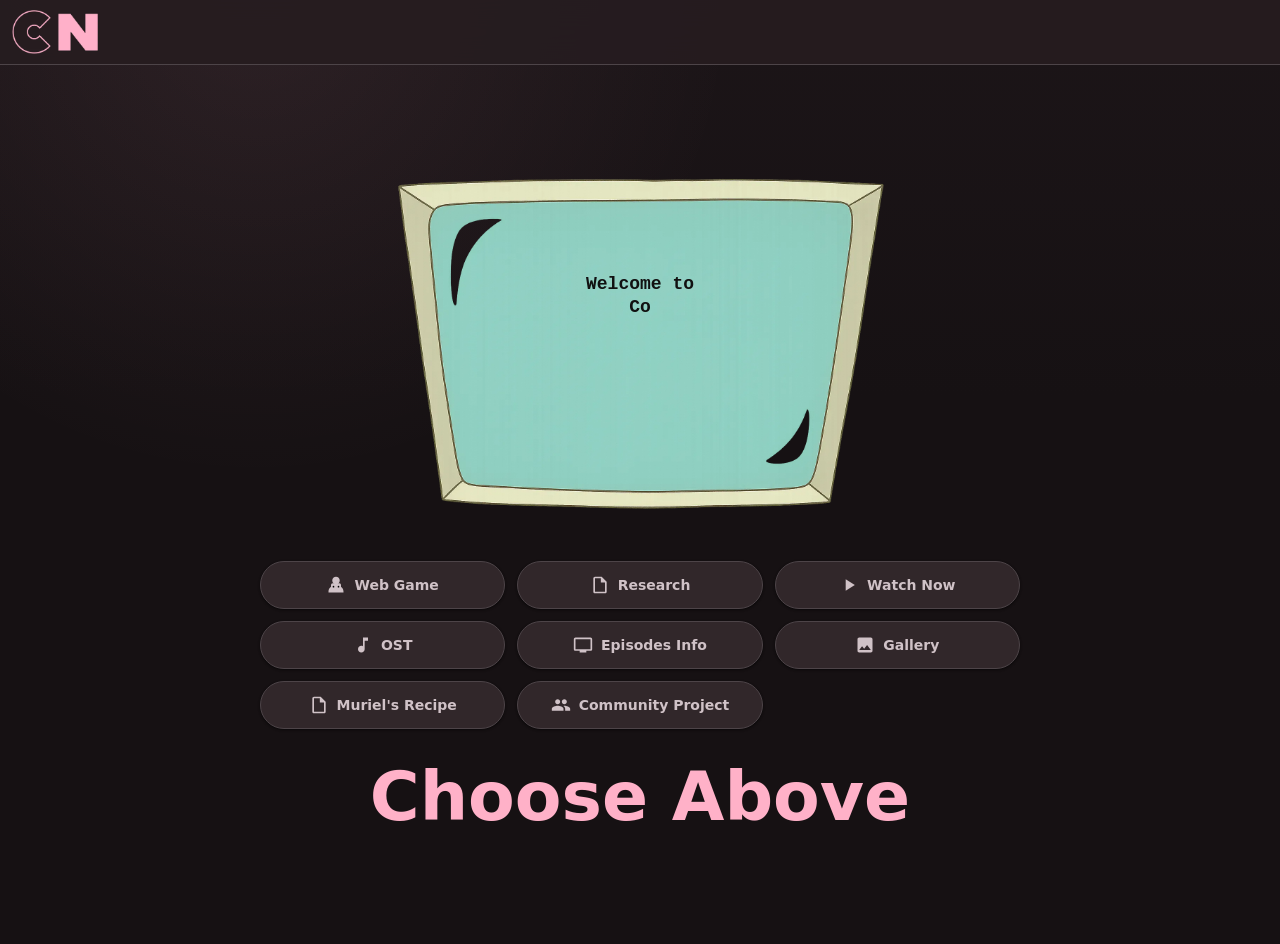
<file: index.html>
<!DOCTYPE html>
<html lang="en">
<head>
    <meta charset="UTF-8">
    <meta name="viewport" content="width=device-width, initial-scale=1.0">
    <title>Courage the Cowardly Dog Archive</title>
    <meta name="robots" content="noindex, nofollow, noarchive, nosnippet, noimageindex">
    <meta name="googlebot" content="noindex, nofollow, noarchive, nosnippet, noimageindex">
    <meta name="bingbot" content="noindex, nofollow, noarchive, nosnippet, noimageindex">
    <link rel="icon" type="image/webp" href="assets/logo.webp">
    <link rel="shortcut icon" type="image/webp" href="assets/logo.webp">
    <link rel="apple-touch-icon" href="assets/logo.webp">
    <link rel="stylesheet" href="styles.css">
</head>
<body class="index-only">
    <header class="app-bar">
        <div class="container">
            <a href="index.html"><img src="assets/logo.webp" alt="Logo" class="app-logo"></a>
        </div>
    </header>

    <main class="container">
        <div class="hero">
            <div class="computer-wrapper">
                <div class="skeleton hero-skeleton" id="hero-skeleton"></div>
                <img src="assets/char/computerSimon.webp" alt="Computer" class="hero-image" loading="eager" hidden>
                <div class="screen-text" id="typing-text"></div>
            </div>
            <nav>
                <a href="https://game-networks.pages.dev/courage/" class="nav-btn" data-desktop-only>
                    <svg class="nav-icon" aria-hidden="true"><use href="assets/icons.svg#icon-game"></use></svg>Web Game
                </a>
                <a href="researchPaper/ResearchPaper.pdf" class="nav-btn">
                    <svg class="nav-icon" aria-hidden="true"><use href="assets/icons.svg#icon-research"></use></svg>Research
                </a>
                <button type="button" class="nav-btn" data-open-language>
                    <svg class="nav-icon" aria-hidden="true"><use href="assets/icons.svg#icon-play"></use></svg>Watch Now
                </button>
                <a href="pages/ost.html" class="nav-btn">
                    <svg class="nav-icon" aria-hidden="true"><use href="assets/icons.svg#icon-music"></use></svg>OST
                </a>
                <a href="pages/episodes.html" class="nav-btn">
                    <svg class="nav-icon" aria-hidden="true"><use href="assets/icons.svg#icon-episodes"></use></svg>Episodes Info
                </a>
                <a href="pages/gallery.html" class="nav-btn">
                    <svg class="nav-icon" aria-hidden="true"><use href="assets/icons.svg#icon-gallery"></use></svg>Gallery
                </a>
                <a href="pages/cookbook.html" class="nav-btn">
                    <svg class="nav-icon" aria-hidden="true"><use href="assets/icons.svg#icon-research"></use></svg>Muriel's Recipe
                </a>
                <a href="http://courage-audio-help.pages.dev/" class="nav-btn">
                    <svg class="nav-icon" aria-hidden="true"><use href="assets/icons.svg#icon-characters"></use></svg>Community Project
                </a>
            </nav>
            <h2 class="hero-title">Choose Above</h2>
        </div>
    </main>

    <div id="languageModal" class="modal">
        <div class="modal-content modal-content--narrow">
            <button class="modal-close" type="button" aria-label="Close" data-close-language>
                <svg aria-hidden="true"><use href="assets/icons.svg#icon-close"></use></svg>
            </button>
            <h2 class="modal-title">Choose Language</h2>
            <div class="modal-actions">
                <a href="https://schan.pages.dev/player?show=courage-eng&episode=1" class="nav-btn">English</a>
                <a href="https://schan.pages.dev/player?show=courage-hindi&episode=1" class="nav-btn">Hindi</a>
            </div>
        </div>
    </div>

    <div id="desktopOnlyModal" class="modal">
        <div class="modal-content modal-content--narrow">
            <button class="modal-close" type="button" aria-label="Close" data-close-desktop-only>
                <svg aria-hidden="true"><use href="assets/icons.svg#icon-close"></use></svg>
            </button>
            <h2 class="modal-title">Use a PC</h2>
            <p class="modal-description">The Web Game is built for desktop controls. Please open it on a PC for the best experience.</p>
        </div>
    </div>

    <script src="js/home.js"></script>
</body>
</html>
</file>
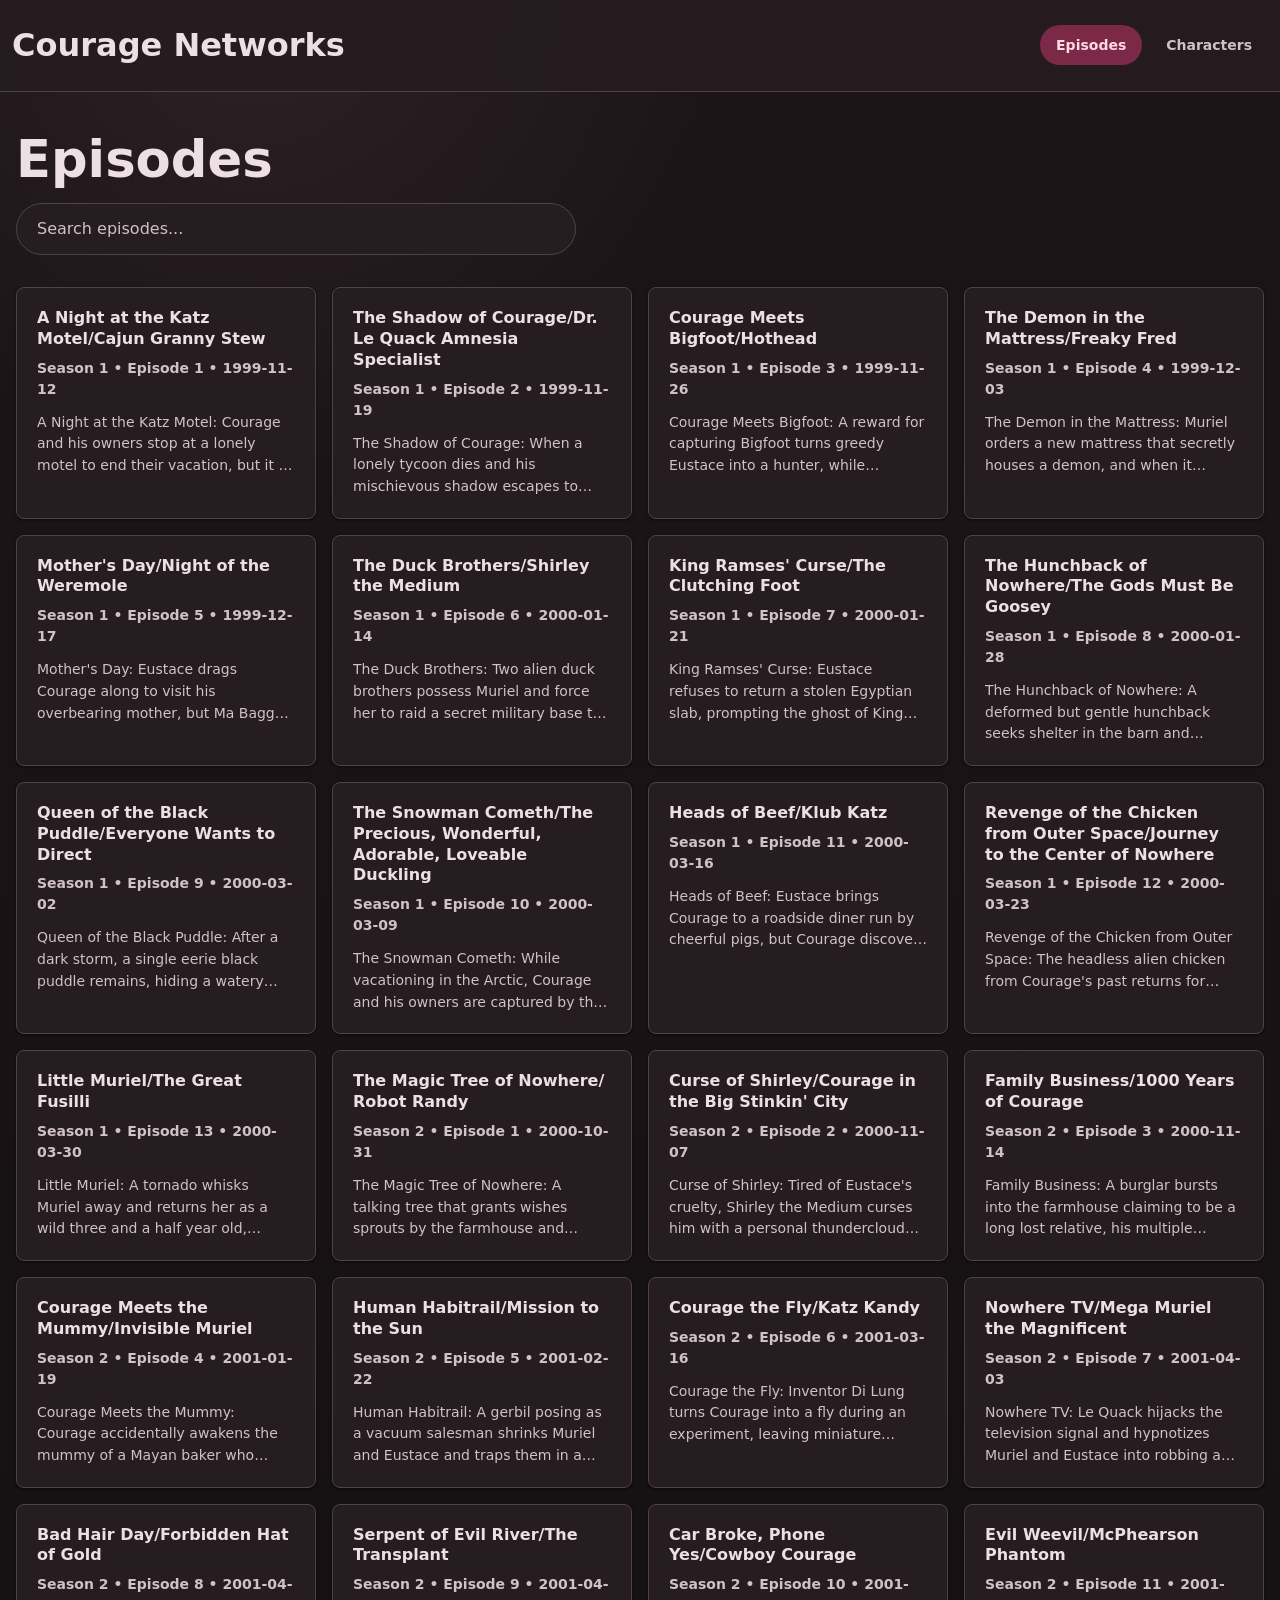
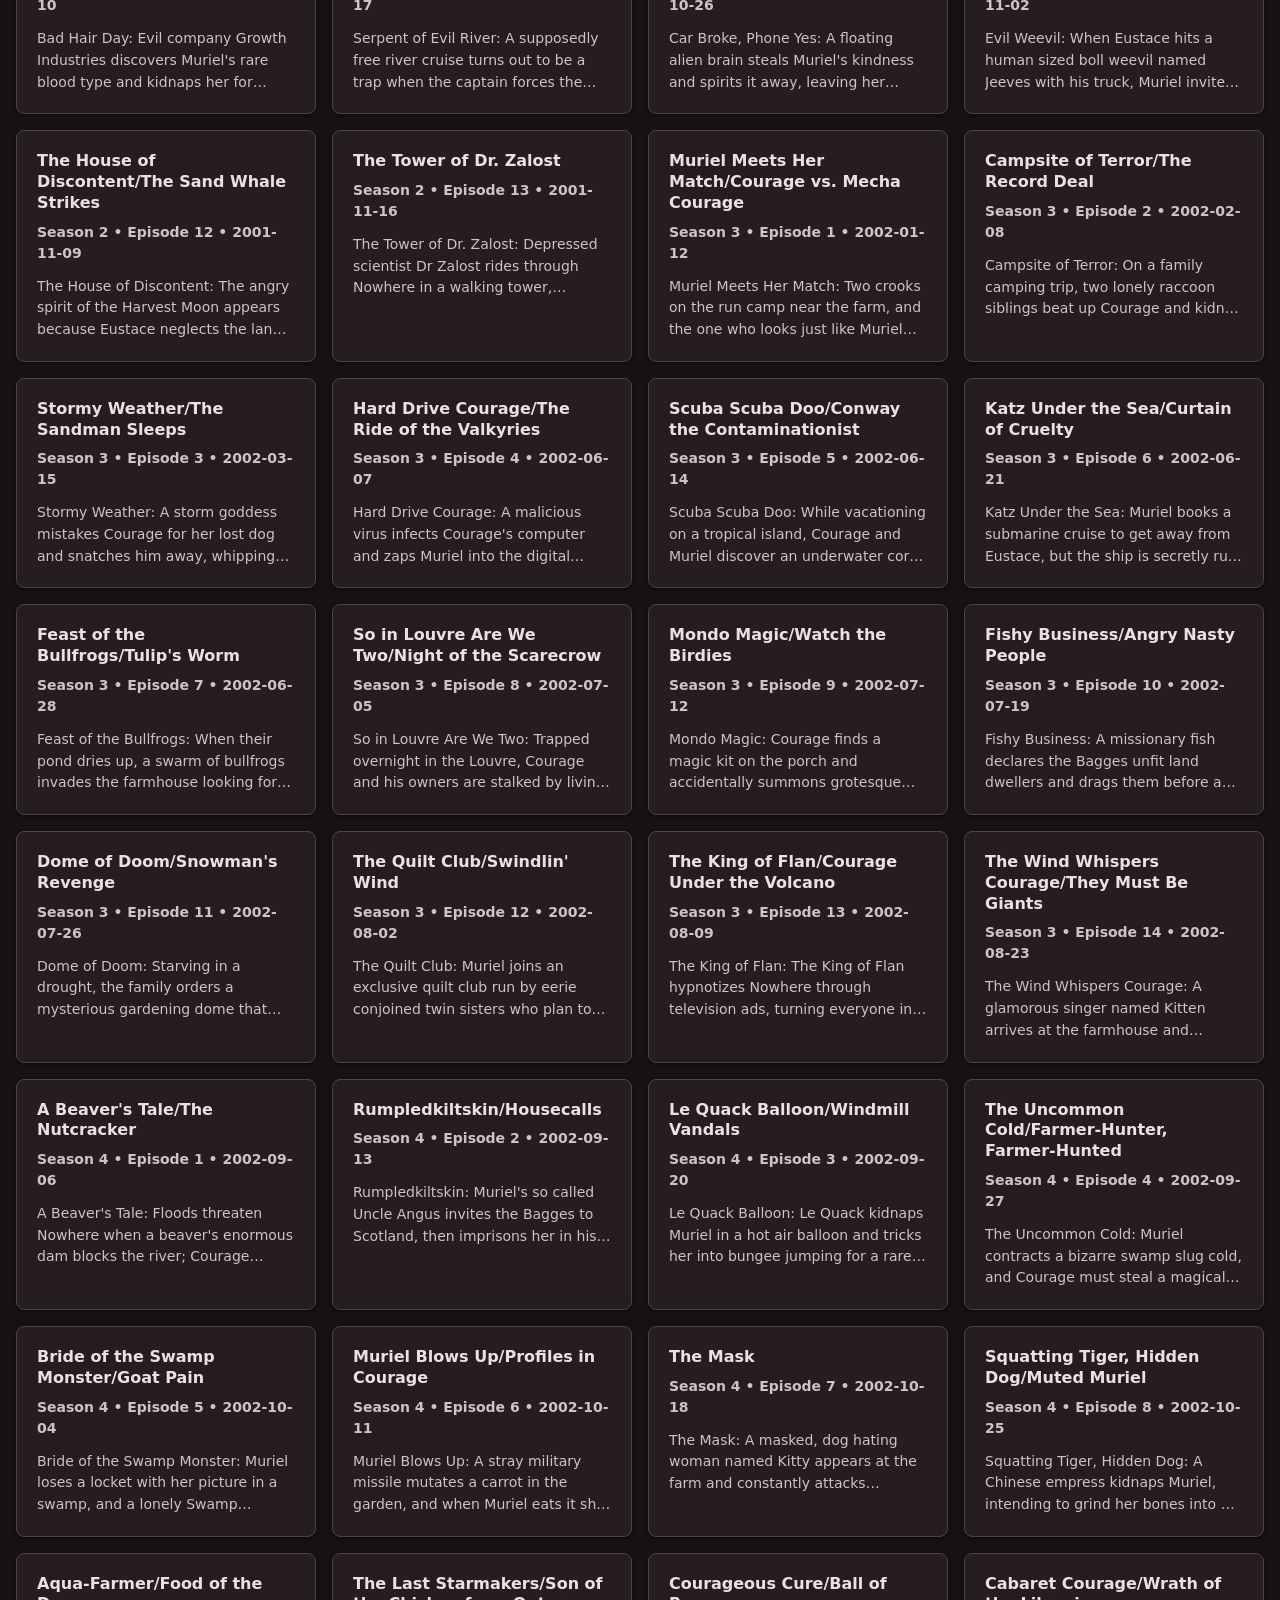
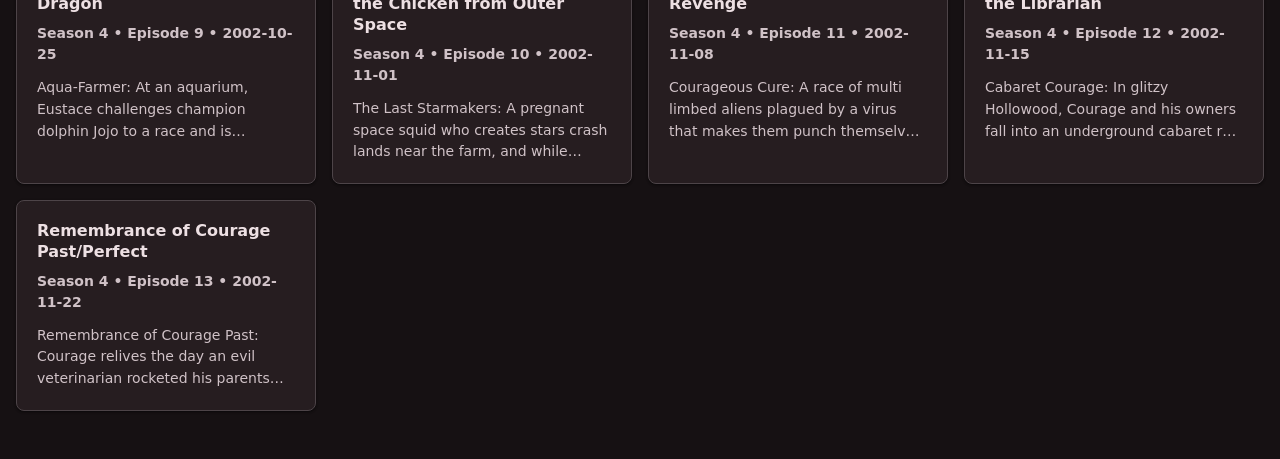
<file: episodes.html>
<!DOCTYPE html>
<html lang="en">
<head>
    <meta charset="UTF-8">
    <meta name="viewport" content="width=device-width, initial-scale=1.0">
    <title>Episodes - Courage Networks</title>
    <link rel="stylesheet" href="styles.css">
    <link rel="preconnect" href="https://fonts.googleapis.com">
    <link rel="preconnect" href="https://fonts.gstatic.com" crossorigin>
    <link href="https://fonts.googleapis.com/css2?family=Roboto+Flex:wght@400;500;700&display=swap" rel="stylesheet">
</head>
<body>
    <header class="app-bar">
        <div class="container">
            <h1 class="logo"><a href="index.html" style="color: inherit; text-decoration: none;">Courage Networks</a></h1>
            <nav>
                <a href="episodes.html" class="nav-btn active">Episodes</a>
                <a href="characters.html" class="nav-btn">Characters</a>
            </nav>
        </div>
    </header>

    <main class="container">
        <div class="section-header">
            <h2>Episodes</h2>
            <div class="search-bar">
                <input type="text" id="episode-search" placeholder="Search episodes...">
            </div>
        </div>
        <div id="episodes-grid" class="grid"></div>
    </main>

    <div id="modal" class="modal">
        <div class="modal-content">
            <button class="modal-close">&times;</button>
            <div id="modal-body"></div>
        </div>
    </div>

    <script src="episodes.js"></script>
</body>
</html>
</file>
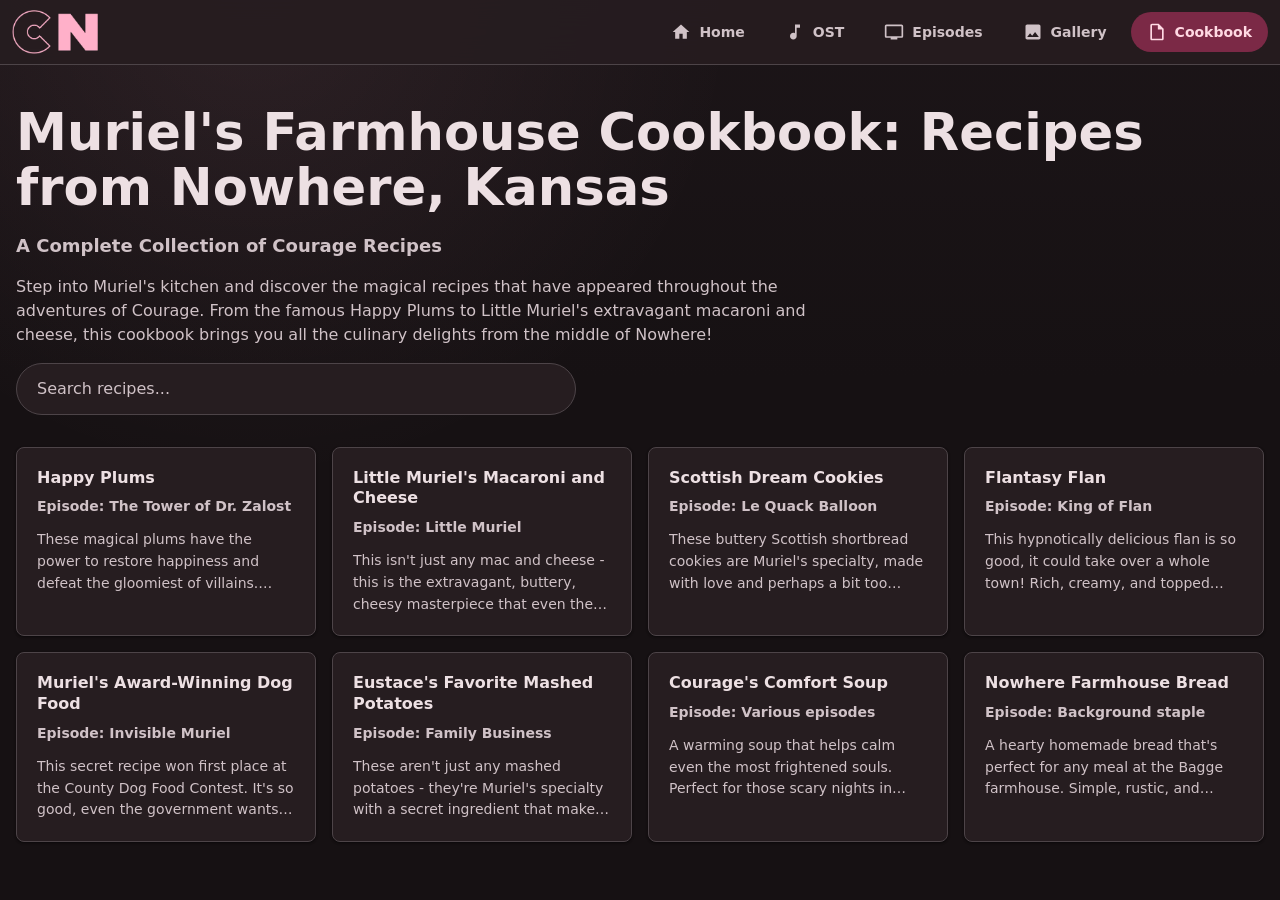
<file: pages/cookbook.html>
<!DOCTYPE html>
<html lang="en">
<head>
    <meta charset="UTF-8">
    <meta name="viewport" content="width=device-width, initial-scale=1.0">
    <title>Cookbook - Courage Networks</title>
    <meta name="robots" content="noindex, nofollow, noarchive, nosnippet, noimageindex">
    <meta name="googlebot" content="noindex, nofollow, noarchive, nosnippet, noimageindex">
    <meta name="bingbot" content="noindex, nofollow, noarchive, nosnippet, noimageindex">
    <link rel="stylesheet" href="../styles.css">
</head>
<body>
    <div id="app-bar-mount"></div>

    <main class="container">
        <div class="section-header">
            <h2 id="cookbook-title"></h2>
            <p id="cookbook-subtitle" class="section-subtitle"></p>
            <p id="cookbook-description" class="section-description"></p>
            <div class="search-bar">
                <input type="text" id="recipe-search" placeholder="Search recipes...">
            </div>
        </div>
        <div id="recipe-grid" class="grid"></div>
    </main>

    <div id="modal-mount"></div>

    <script src="../js/components.js"></script>
    <script src="../js/ui.js"></script>
    <script src="../js/utils.js"></script>
    <script src="../js/cookbook.js"></script>
</body>
</html>
</file>
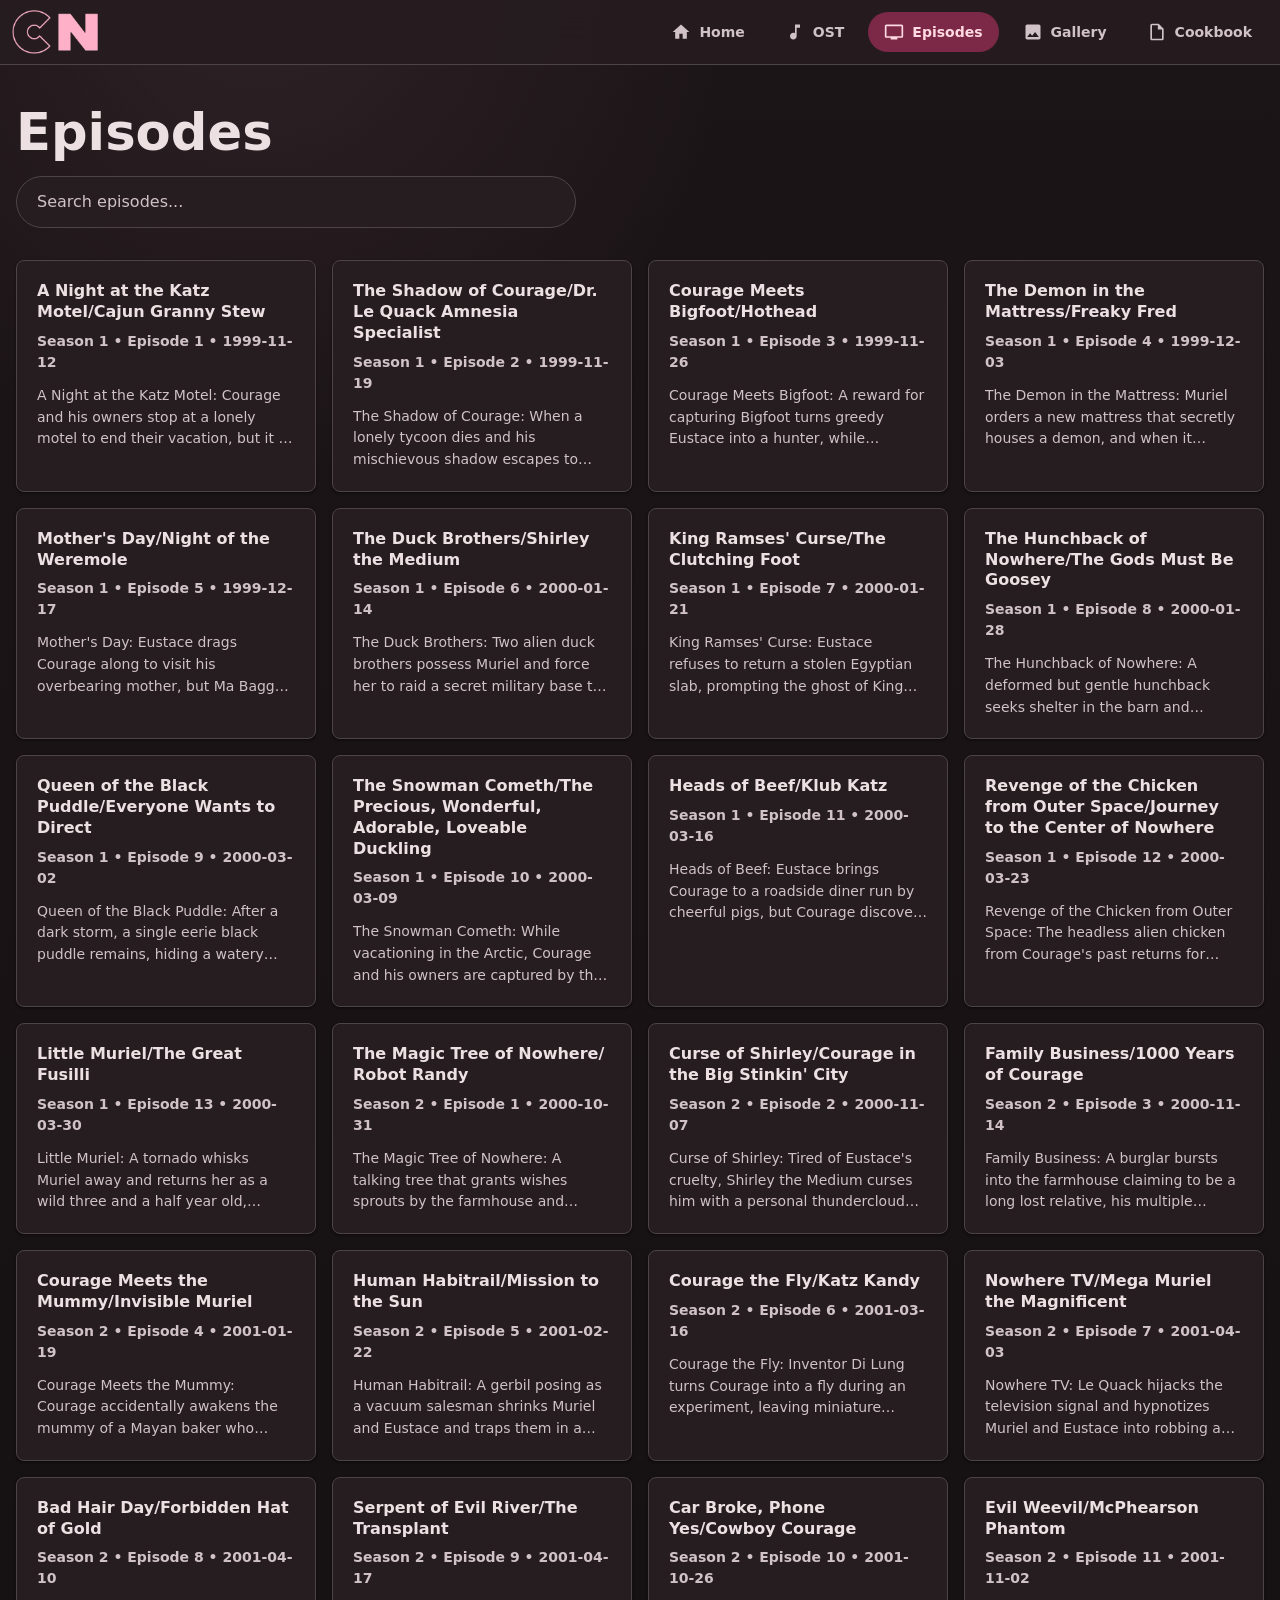
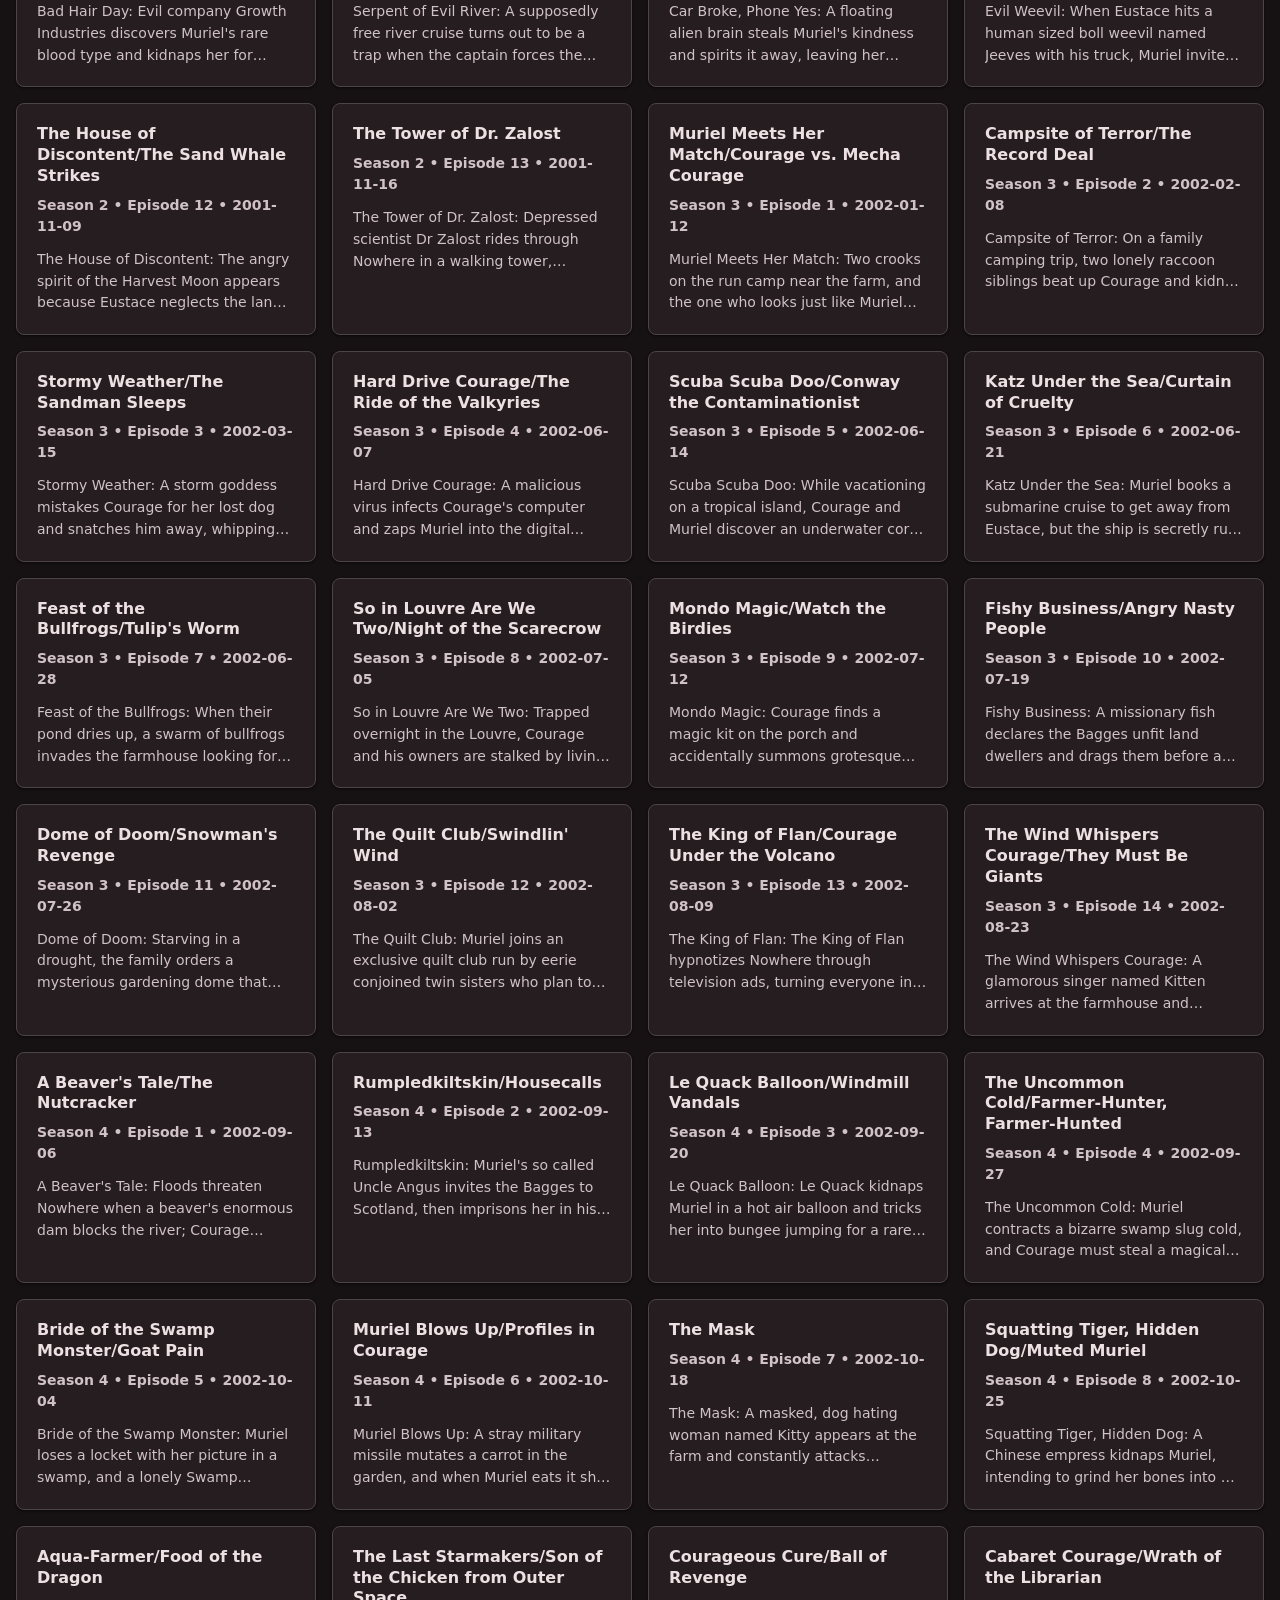
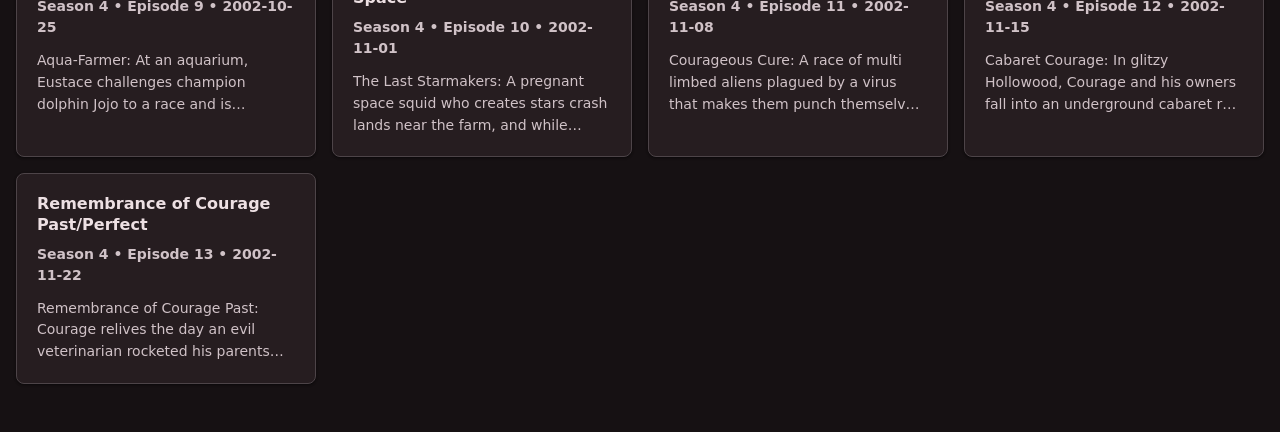
<file: pages/episodes.html>
<!DOCTYPE html>
<html lang="en">
<head>
    <meta charset="UTF-8">
    <meta name="viewport" content="width=device-width, initial-scale=1.0">
    <title>Episodes - Courage Networks</title>
    <meta name="robots" content="noindex, nofollow, noarchive, nosnippet, noimageindex">
    <meta name="googlebot" content="noindex, nofollow, noarchive, nosnippet, noimageindex">
    <meta name="bingbot" content="noindex, nofollow, noarchive, nosnippet, noimageindex">
    <link rel="stylesheet" href="../styles.css">
</head>
<body>
    <div id="app-bar-mount"></div>

    <main class="container">
        <div class="section-header">
            <h2>Episodes</h2>
            <div class="search-bar">
                <input type="text" id="episode-search" placeholder="Search episodes...">
            </div>
        </div>
        <div id="episodes-grid" class="grid"></div>
    </main>

    <div id="modal-mount"></div>

    <script src="../js/components.js"></script>
    <script src="../js/ui.js"></script>
    <script src="../js/utils.js"></script>
    <script src="../js/episodes.js"></script>
</body>
</html>
</file>
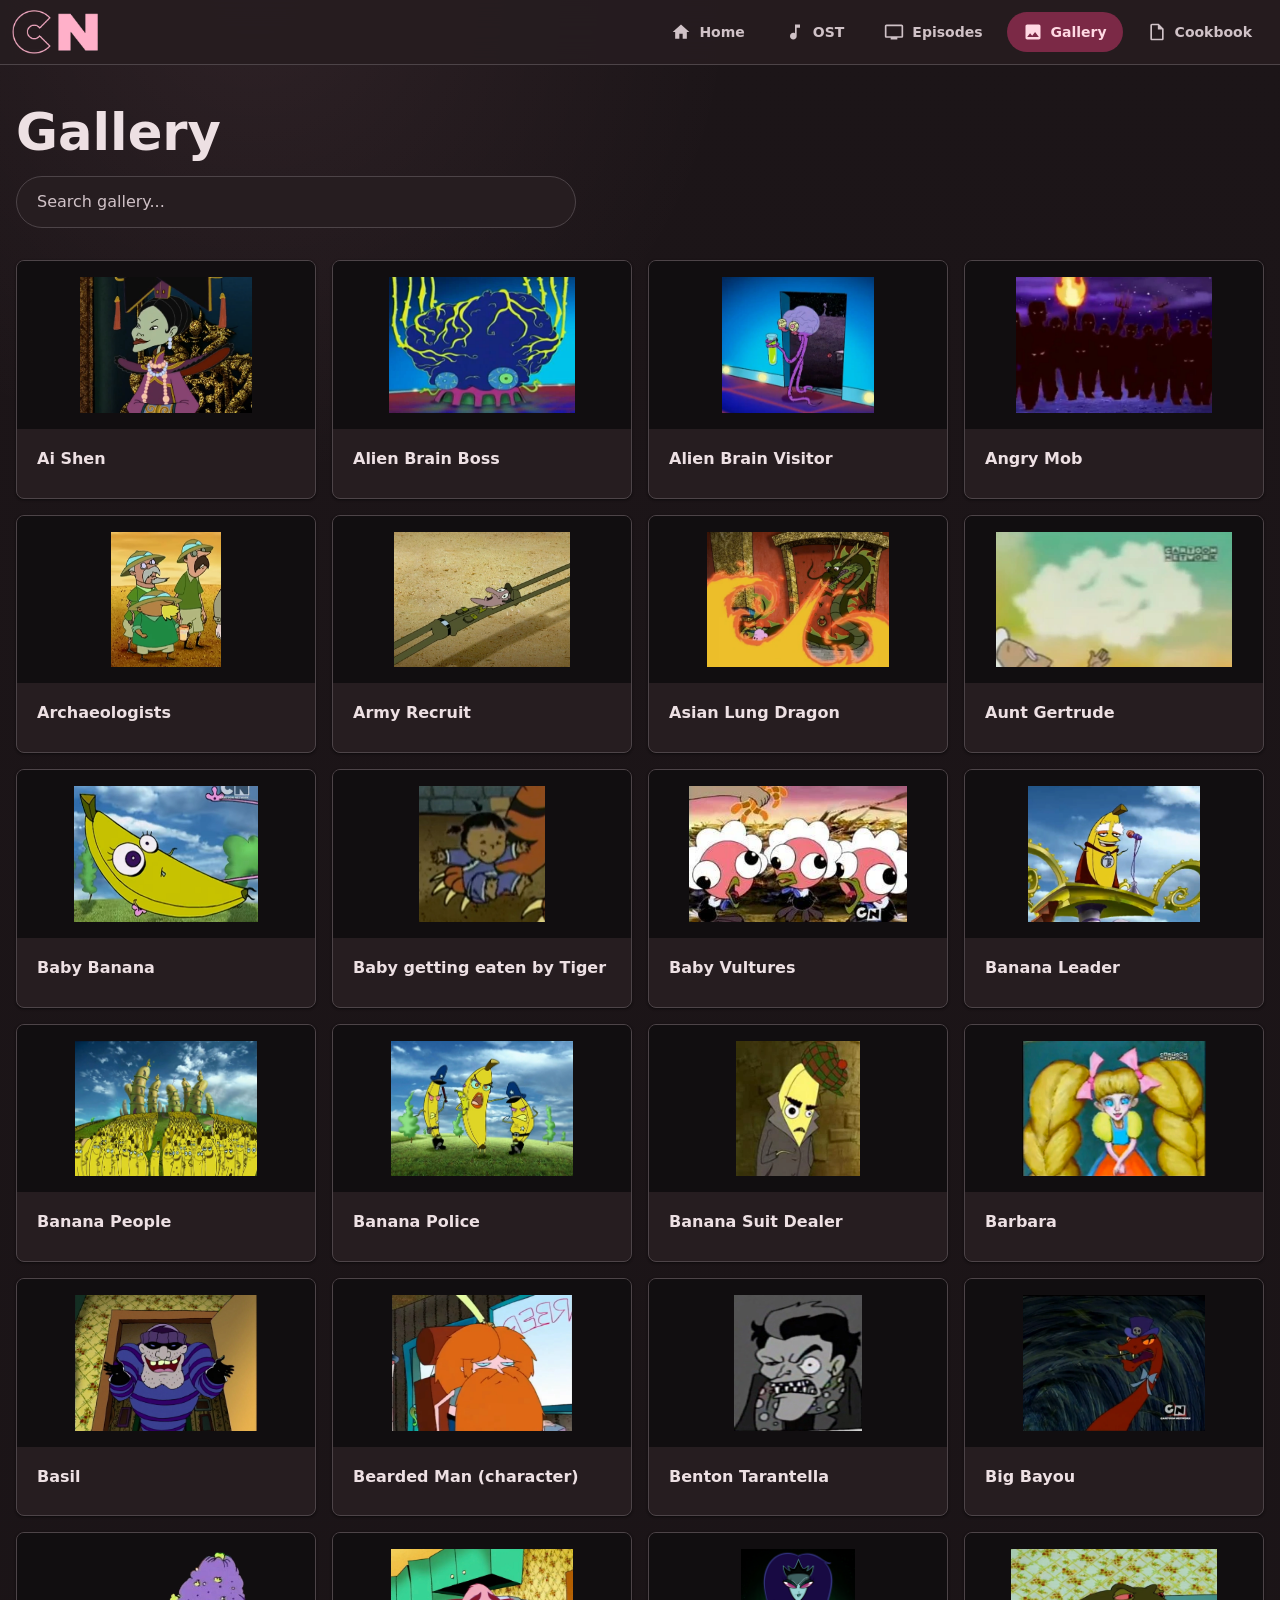
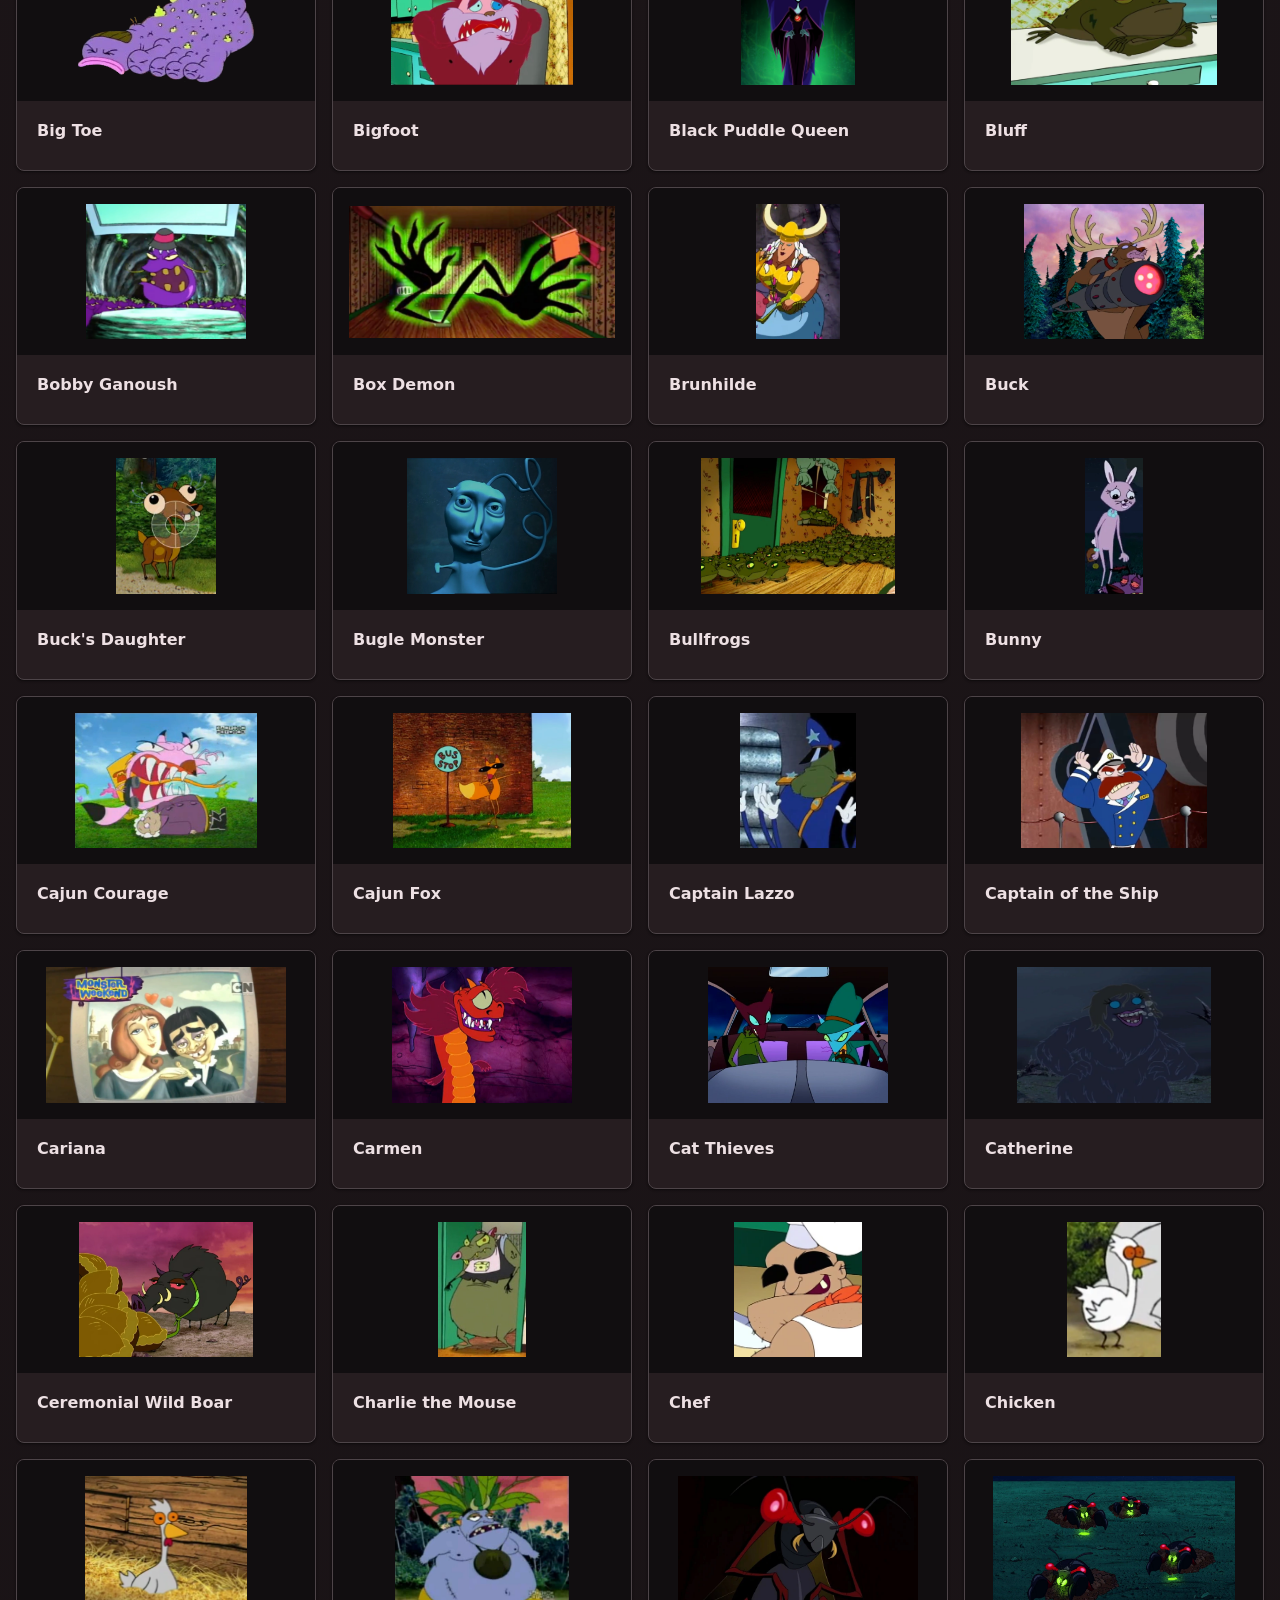
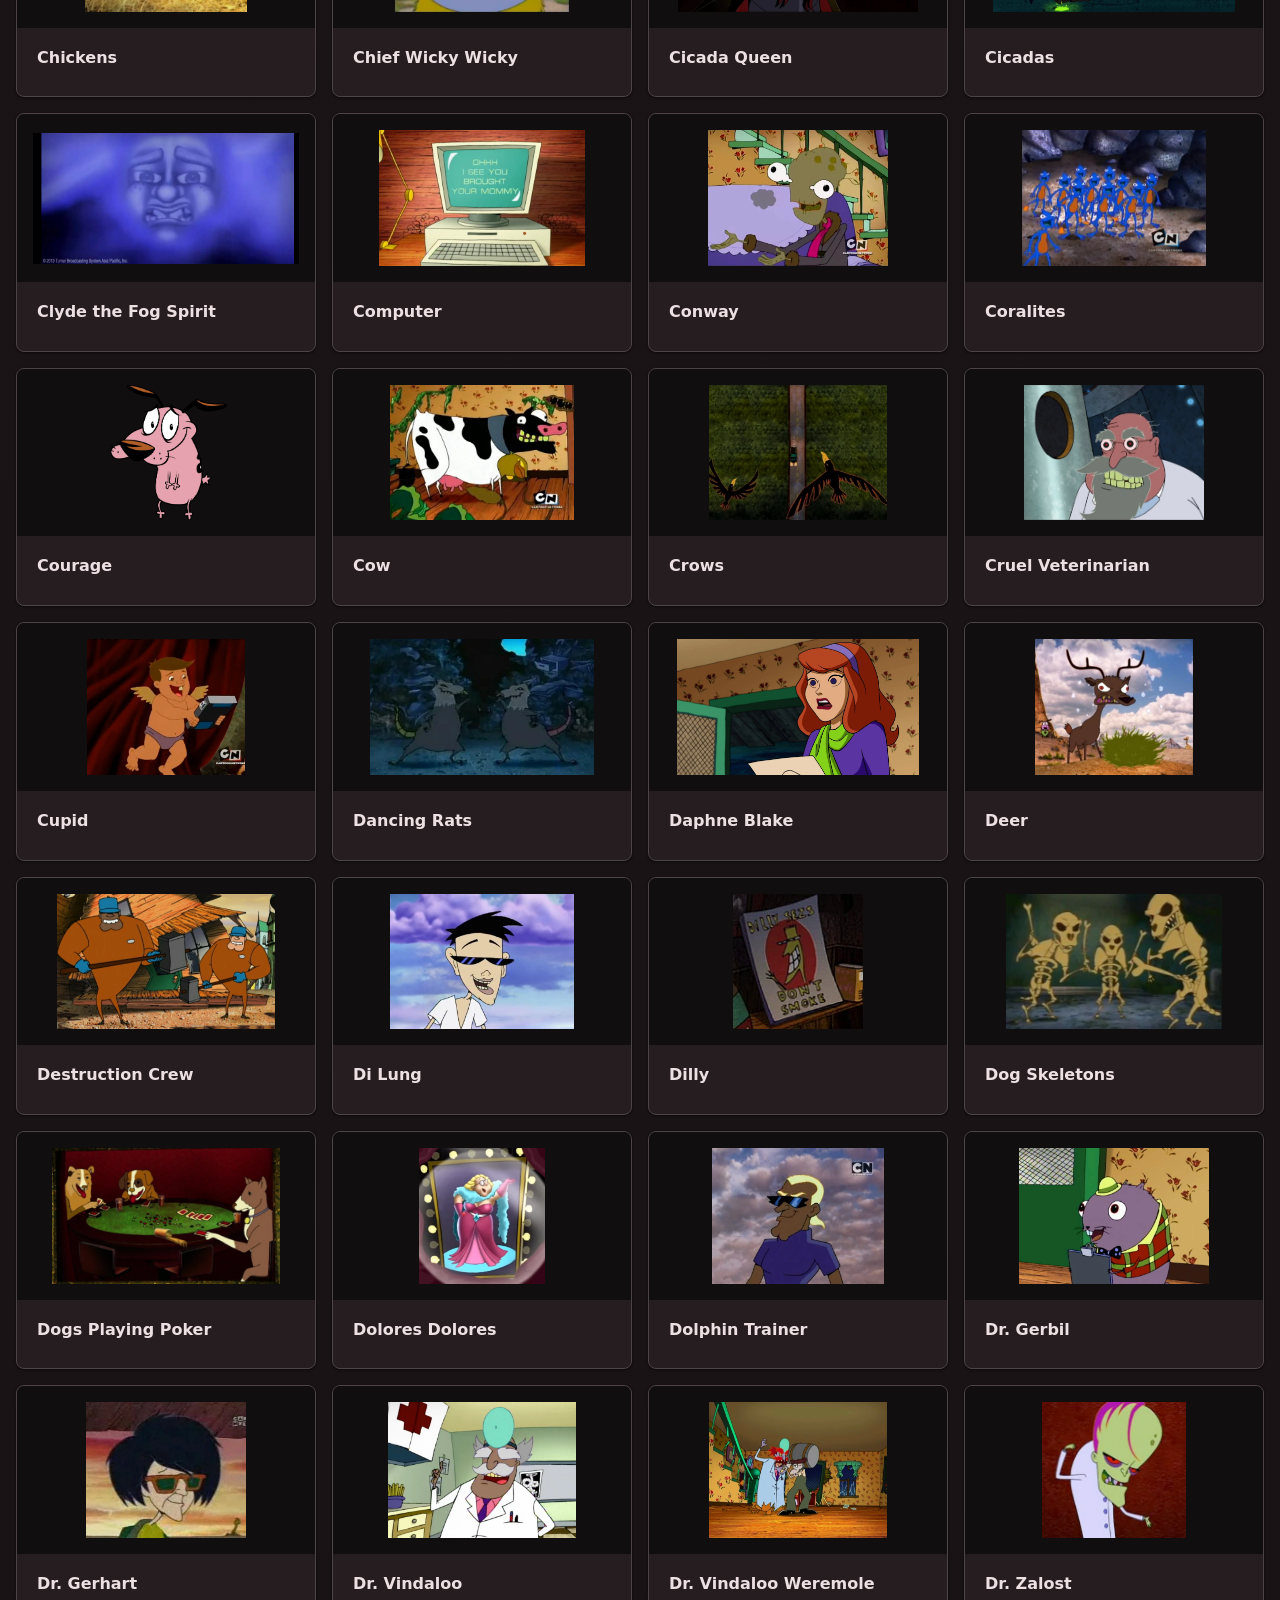
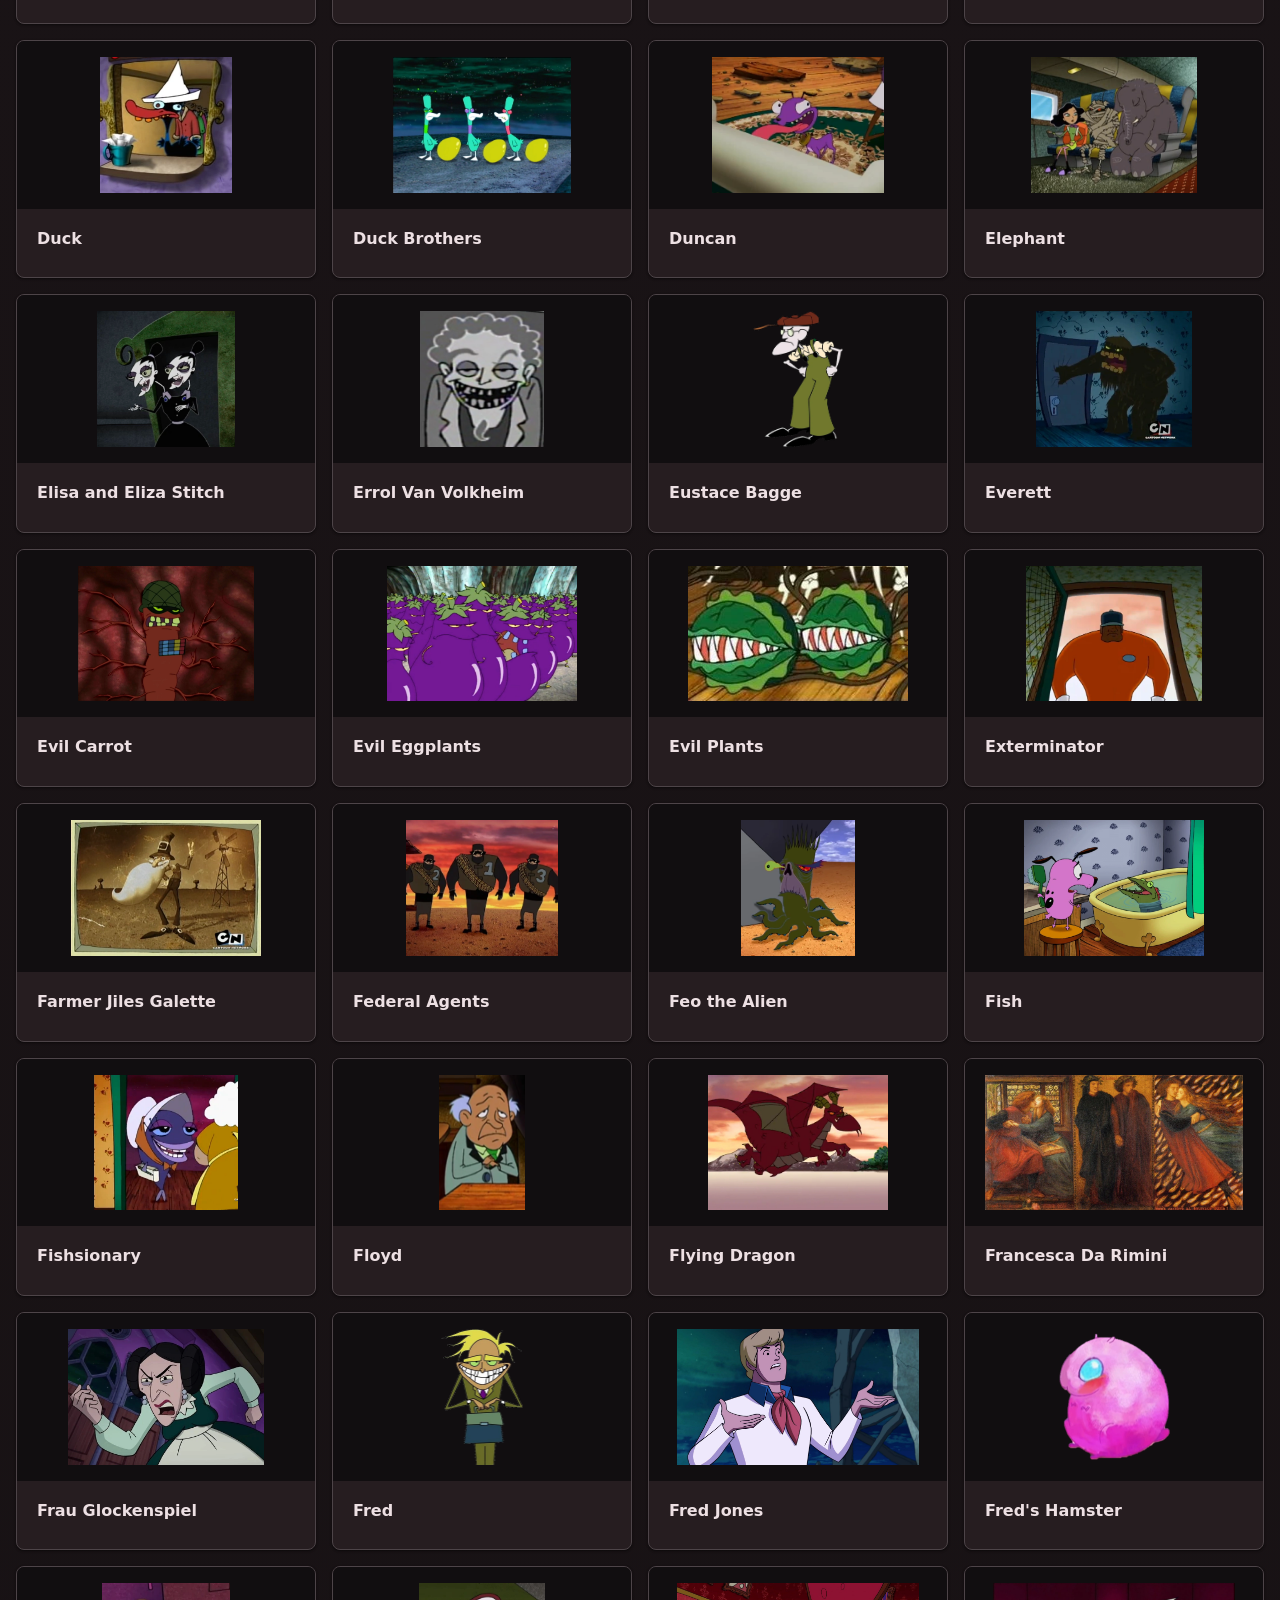
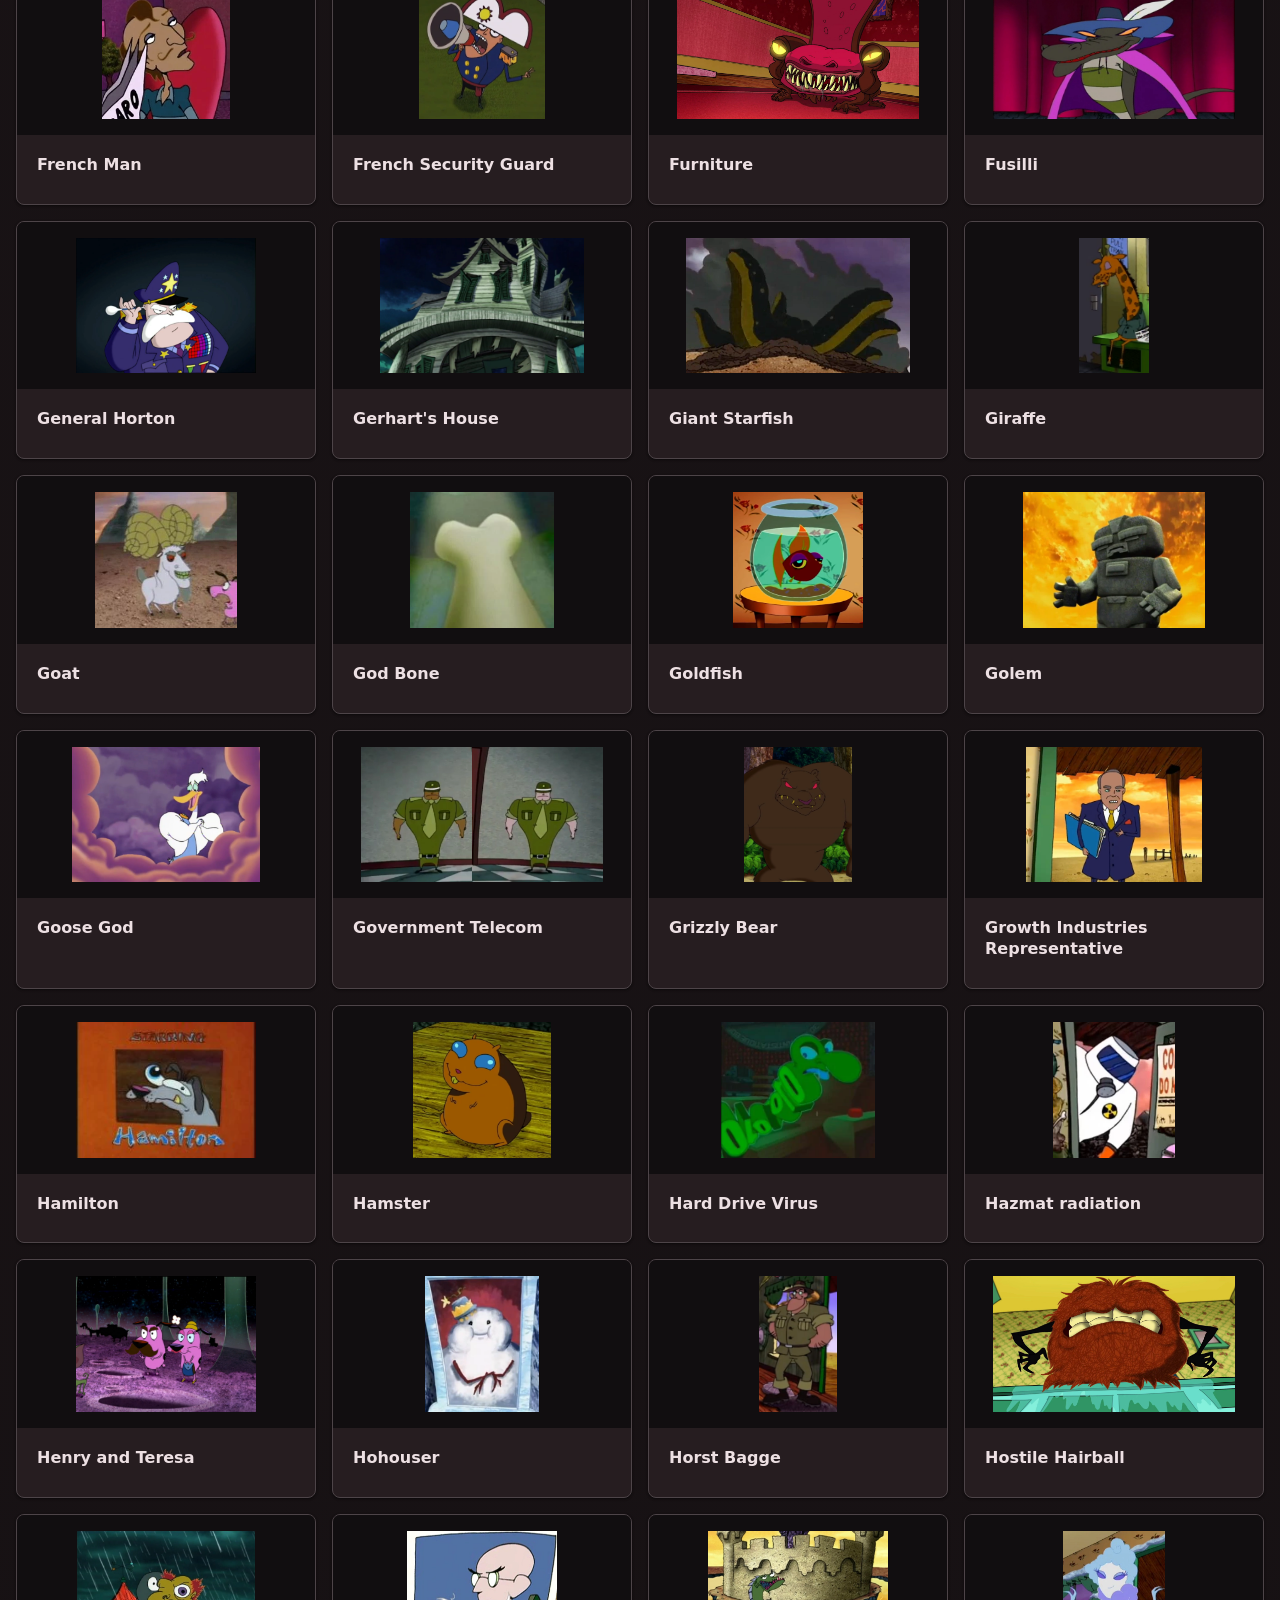
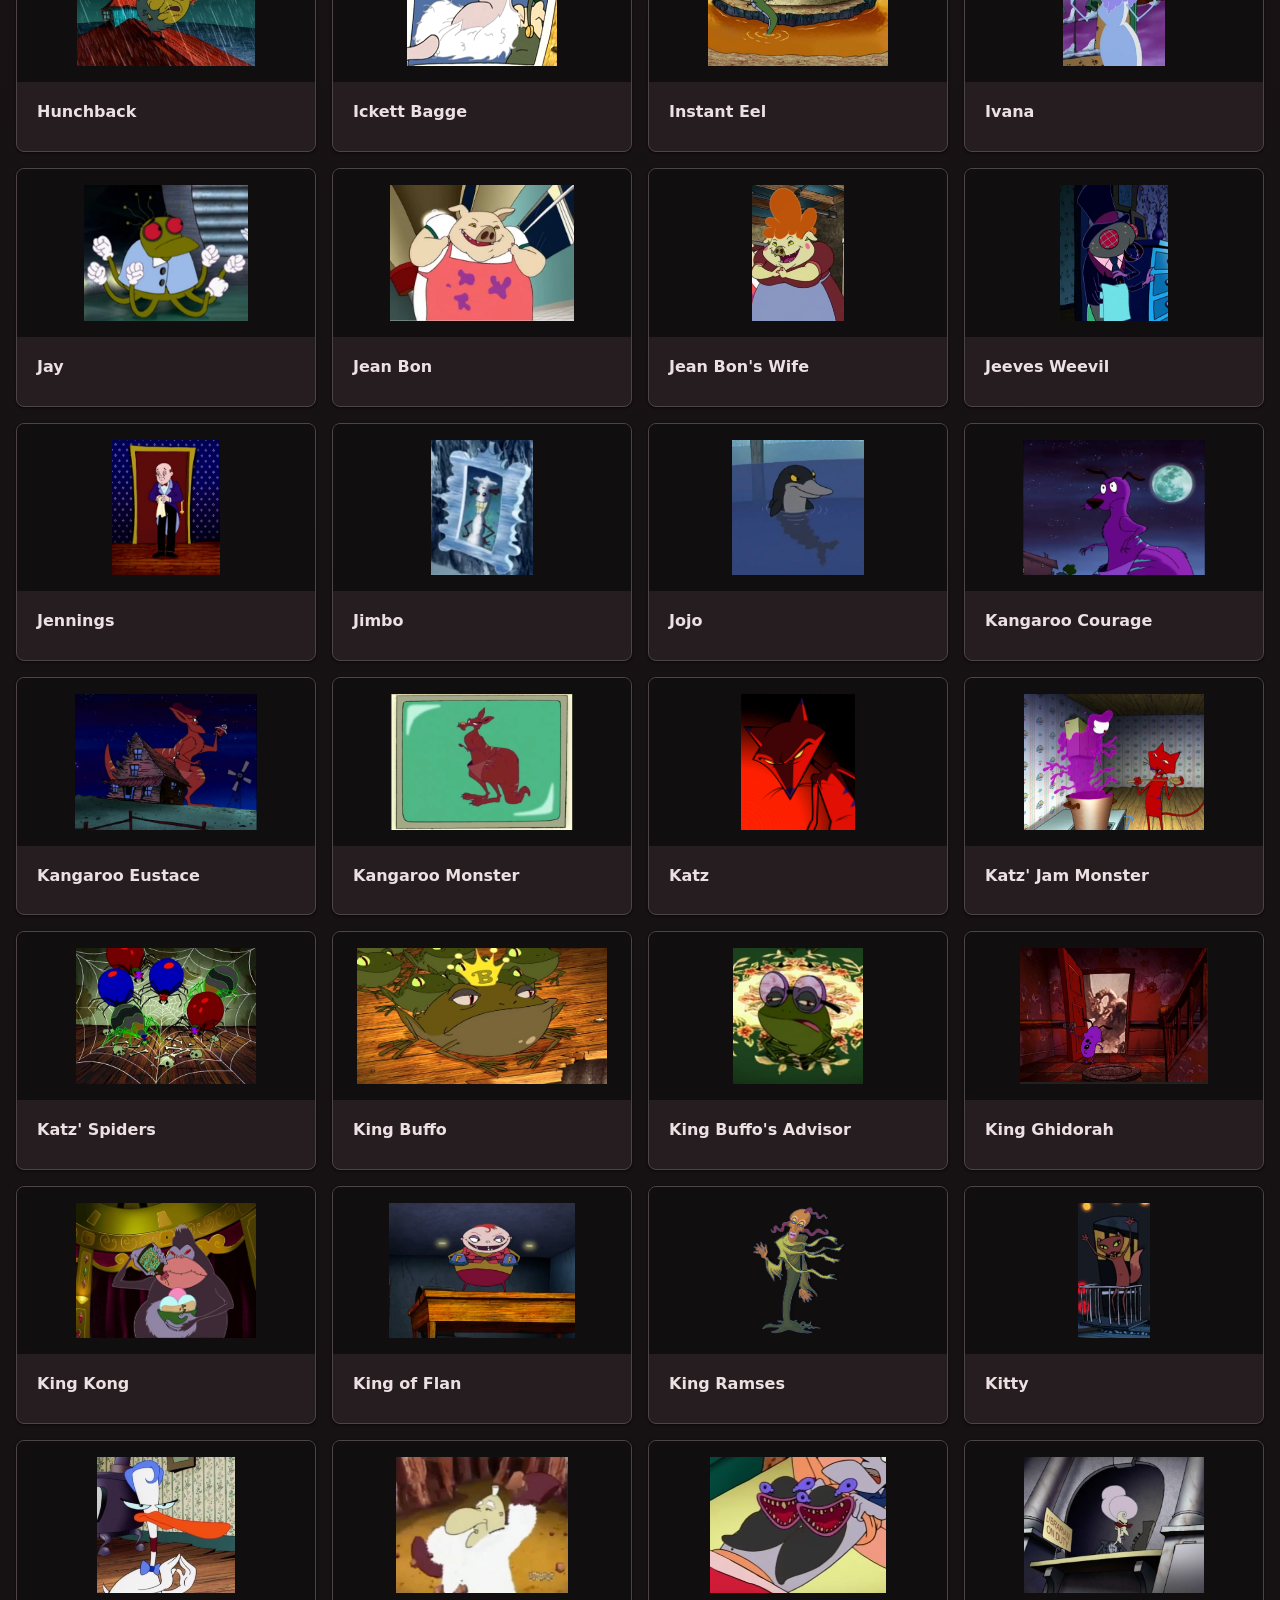
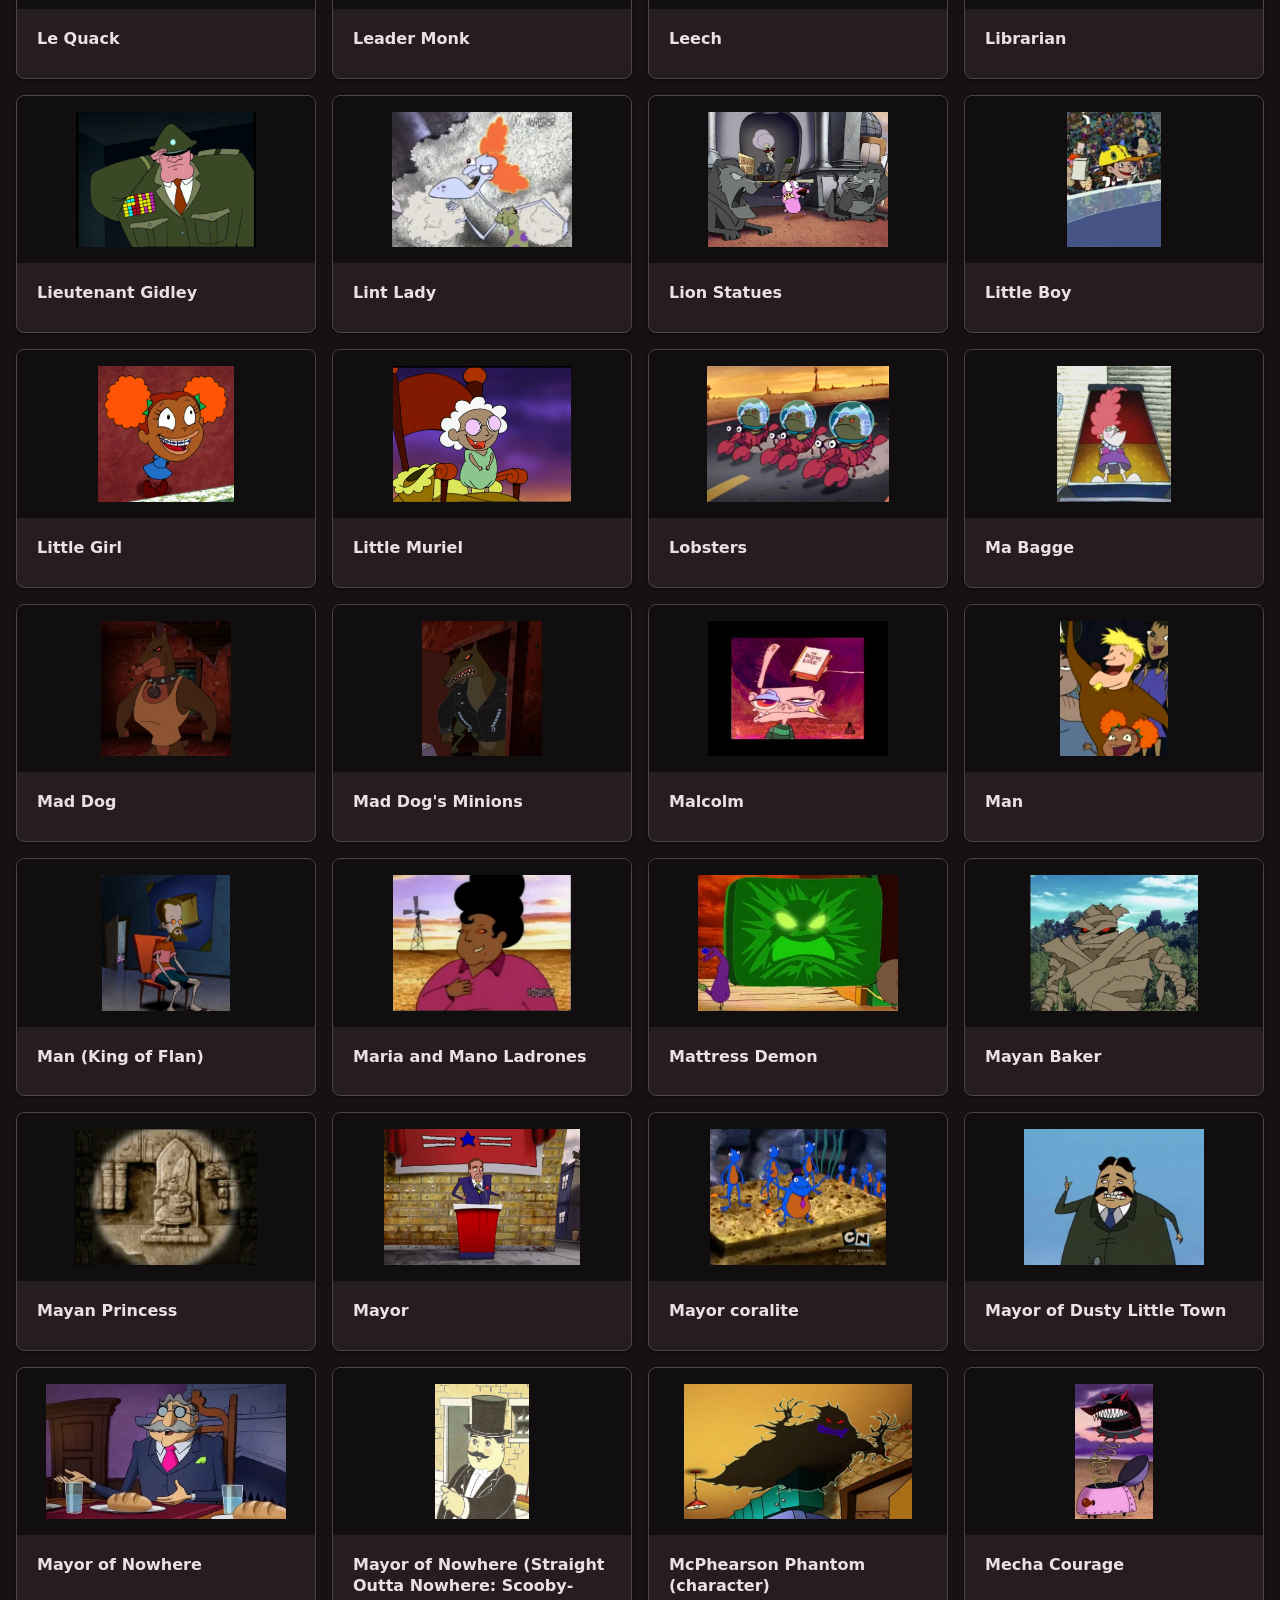
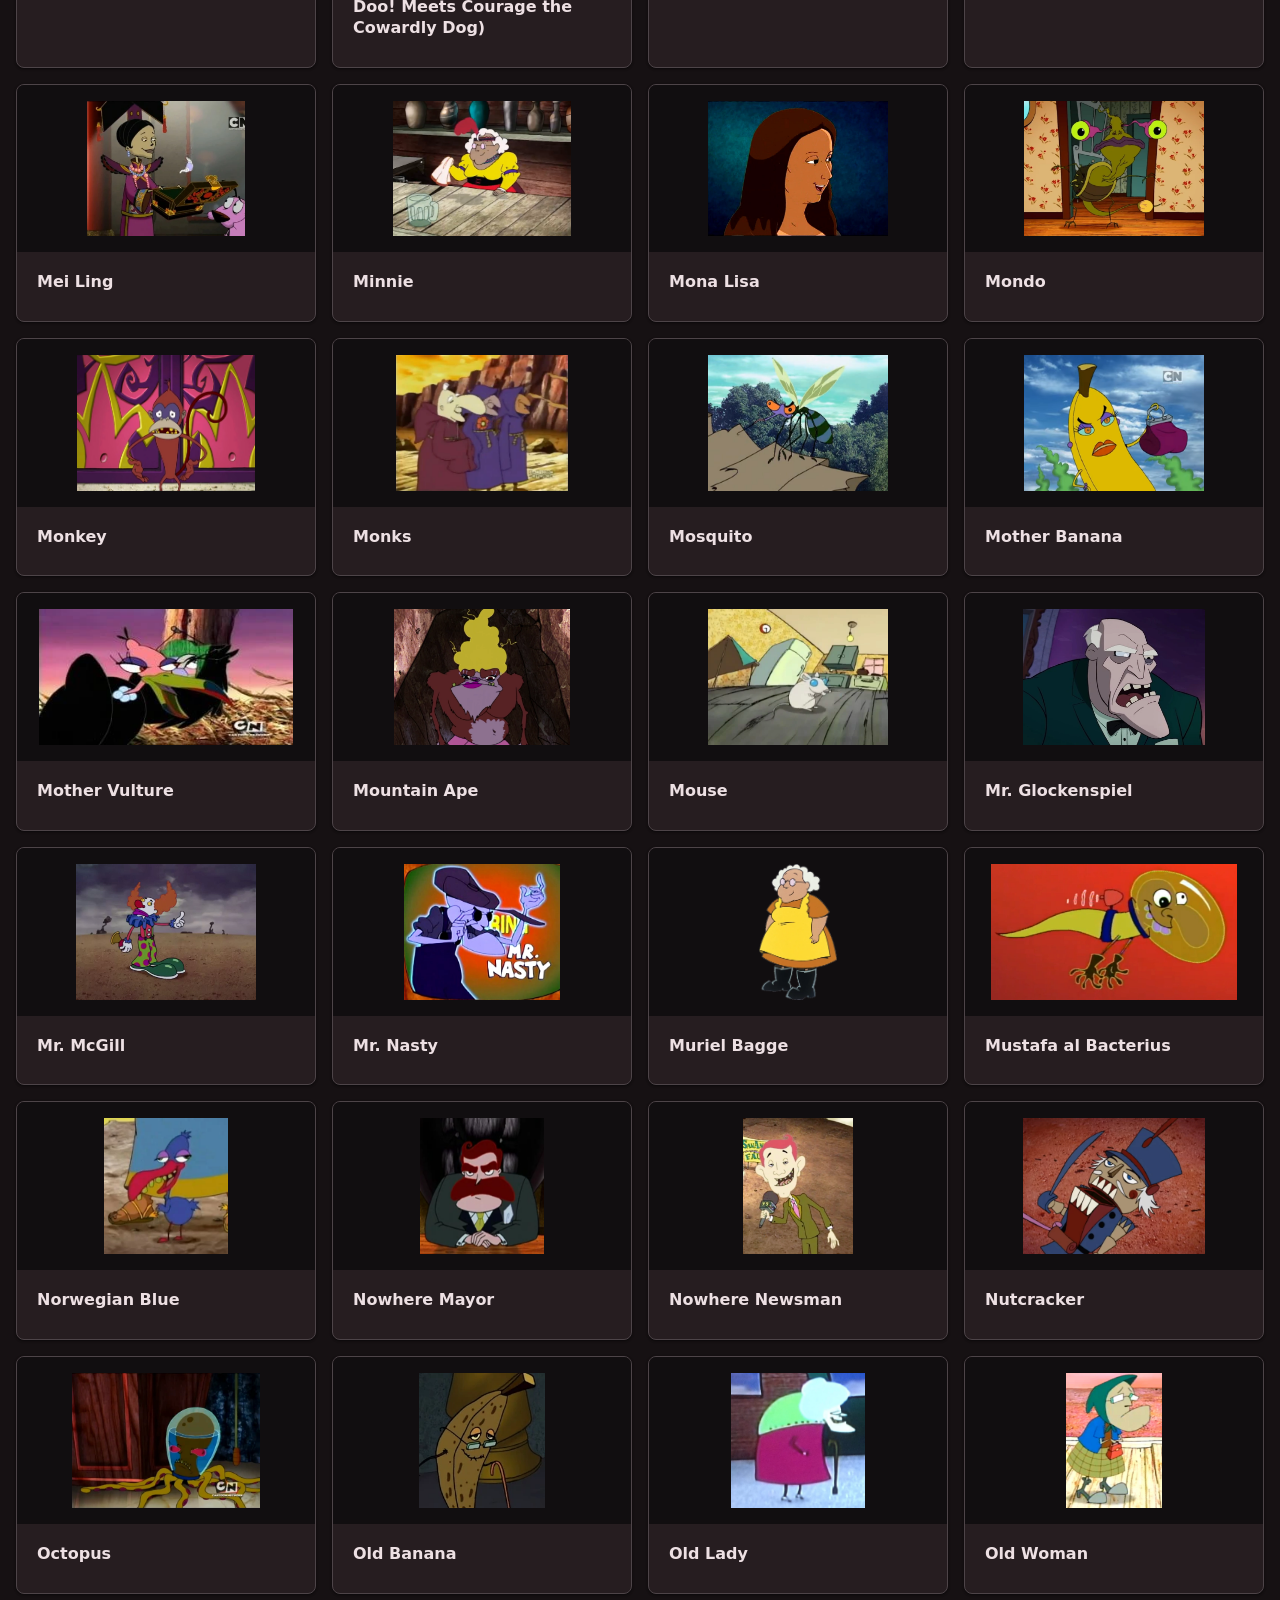
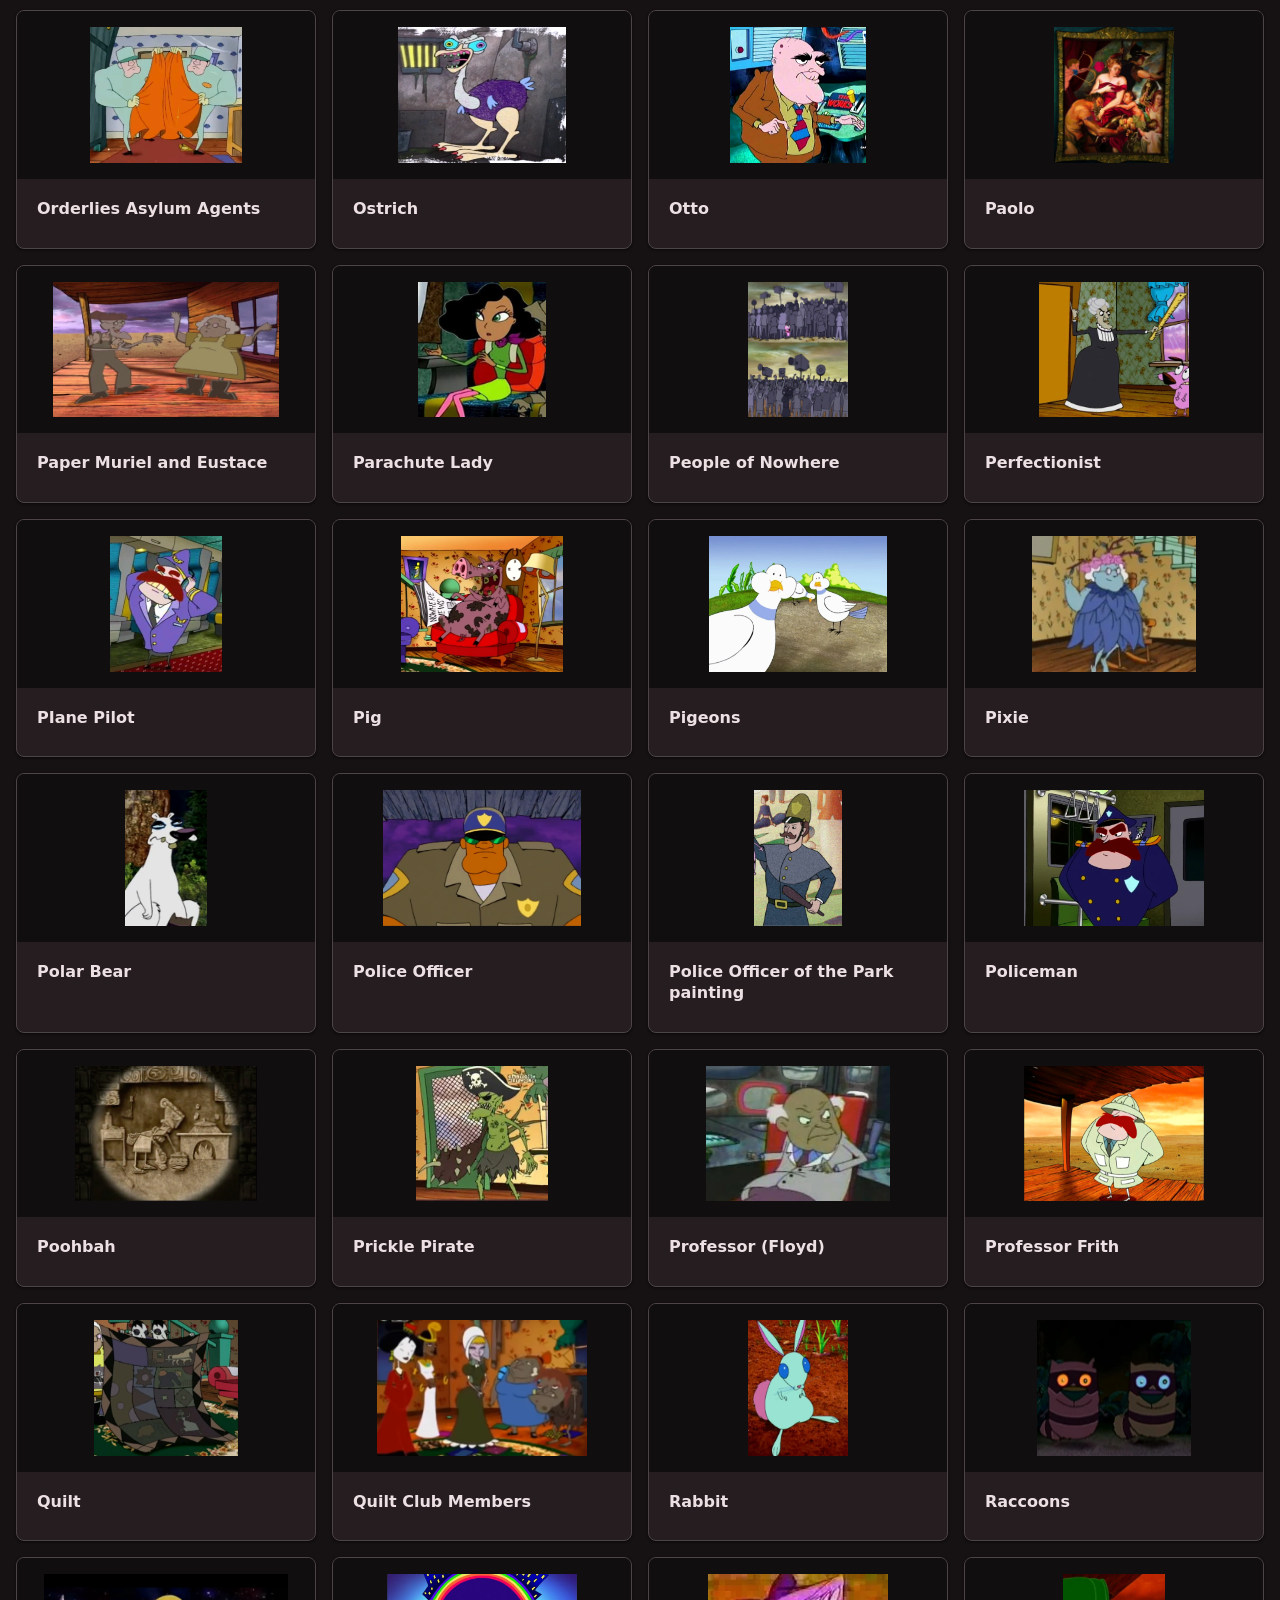
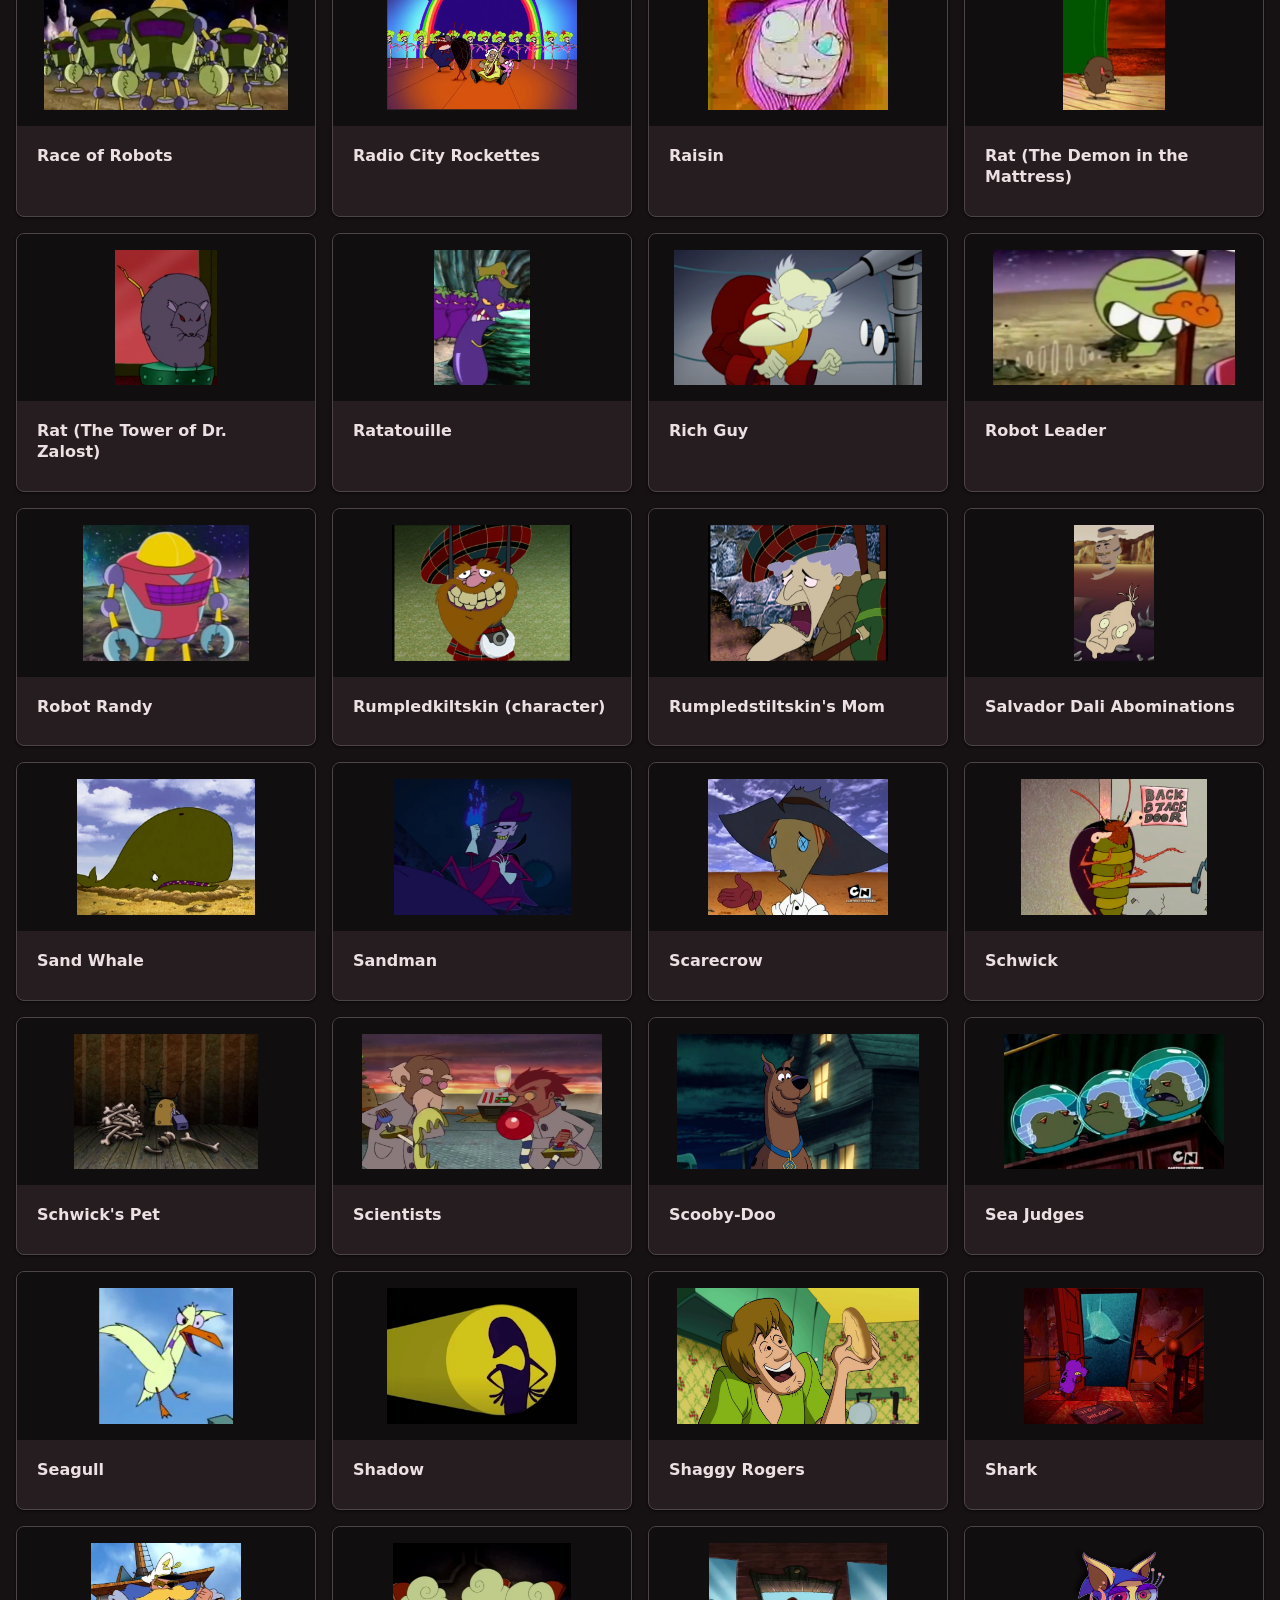
<file: pages/gallery.html>
<!DOCTYPE html>
<html lang="en">
<head>
    <meta charset="UTF-8">
    <meta name="viewport" content="width=device-width, initial-scale=1.0">
    <title>Gallery - Courage Networks</title>
    <meta name="robots" content="noindex, nofollow, noarchive, nosnippet, noimageindex">
    <meta name="googlebot" content="noindex, nofollow, noarchive, nosnippet, noimageindex">
    <meta name="bingbot" content="noindex, nofollow, noarchive, nosnippet, noimageindex">
    <link rel="stylesheet" href="../styles.css">
</head>
<body>
    <div id="app-bar-mount"></div>

    <main class="container">
        <div class="section-header">
            <h2>Gallery</h2>
            <div class="search-bar">
                <input type="text" id="gallery-search" placeholder="Search gallery...">
            </div>
        </div>
        <div id="gallery-grid" class="grid"></div>
    </main>

    <div id="modal-mount"></div>

    <script src="../js/components.js"></script>
    <script src="../js/ui.js"></script>
    <script src="../js/utils.js"></script>
    <script src="../js/gallery.js"></script>
</body>
</html>
</file>
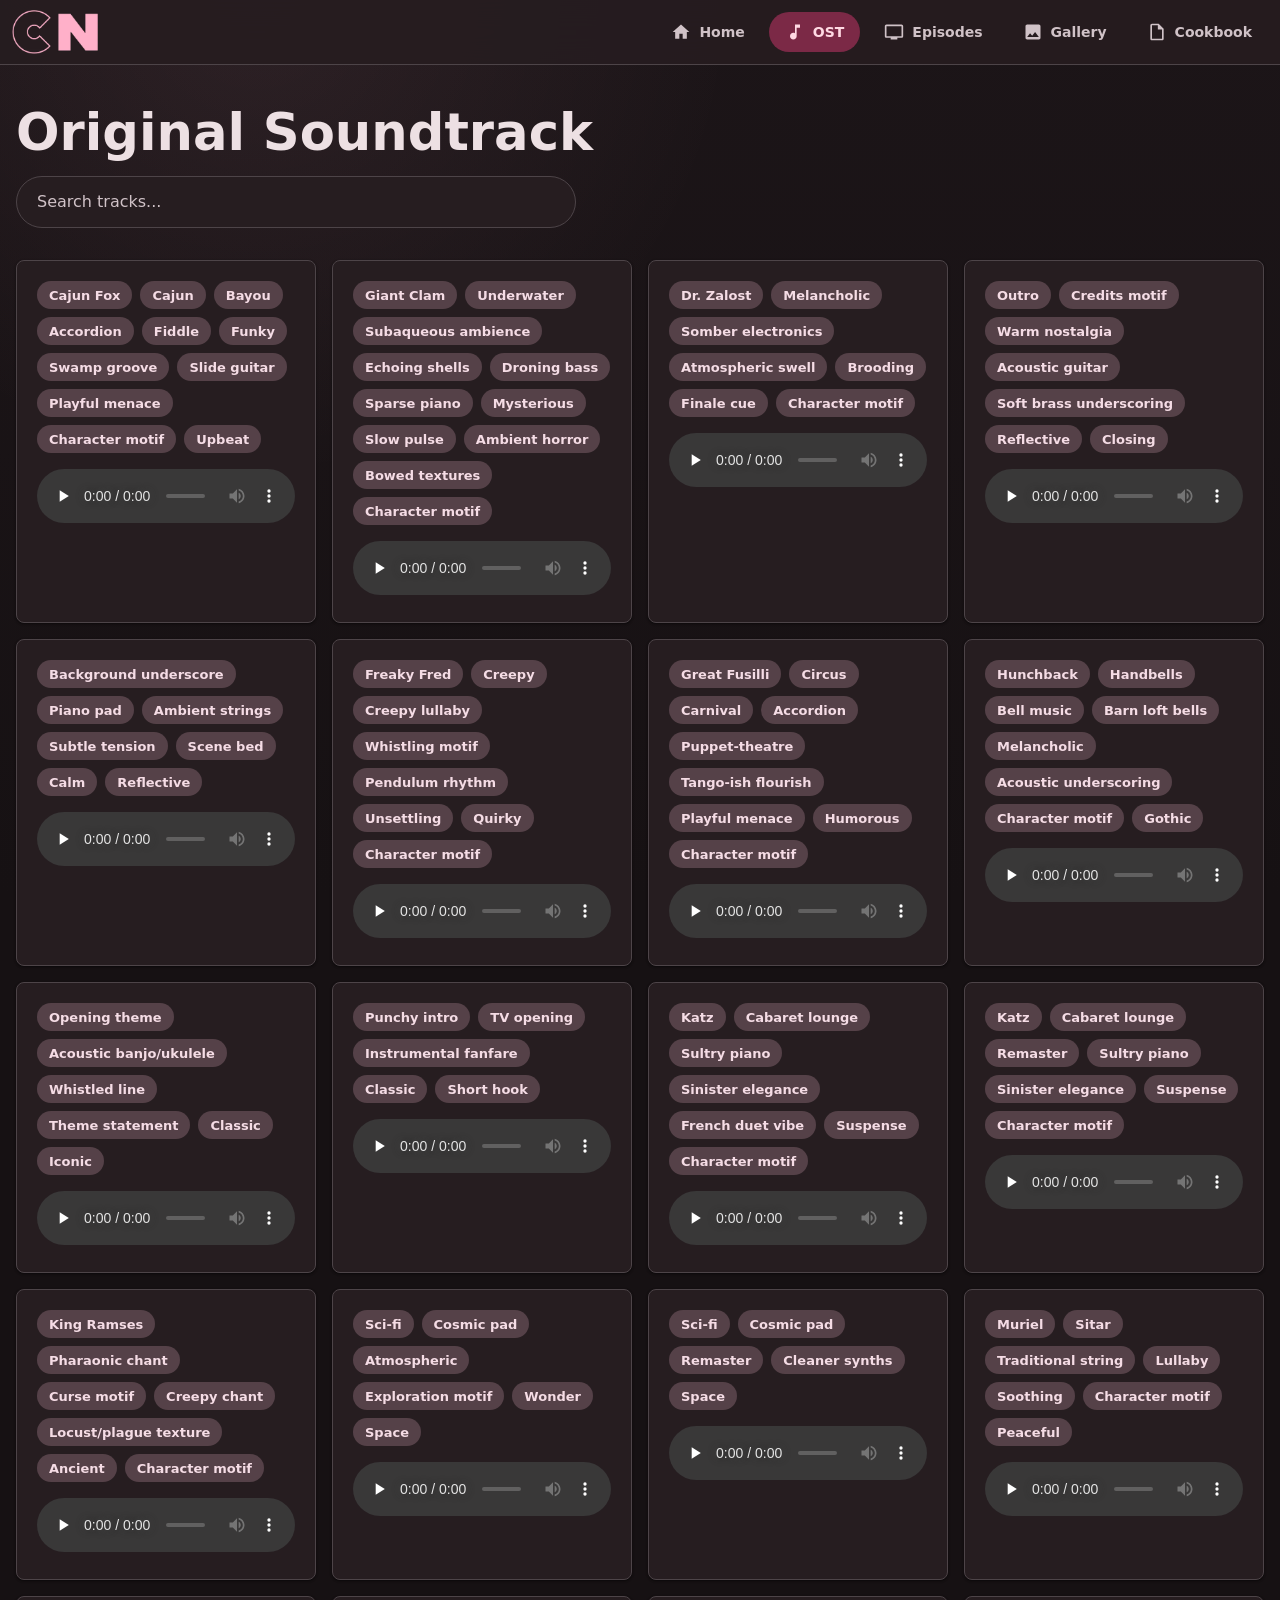
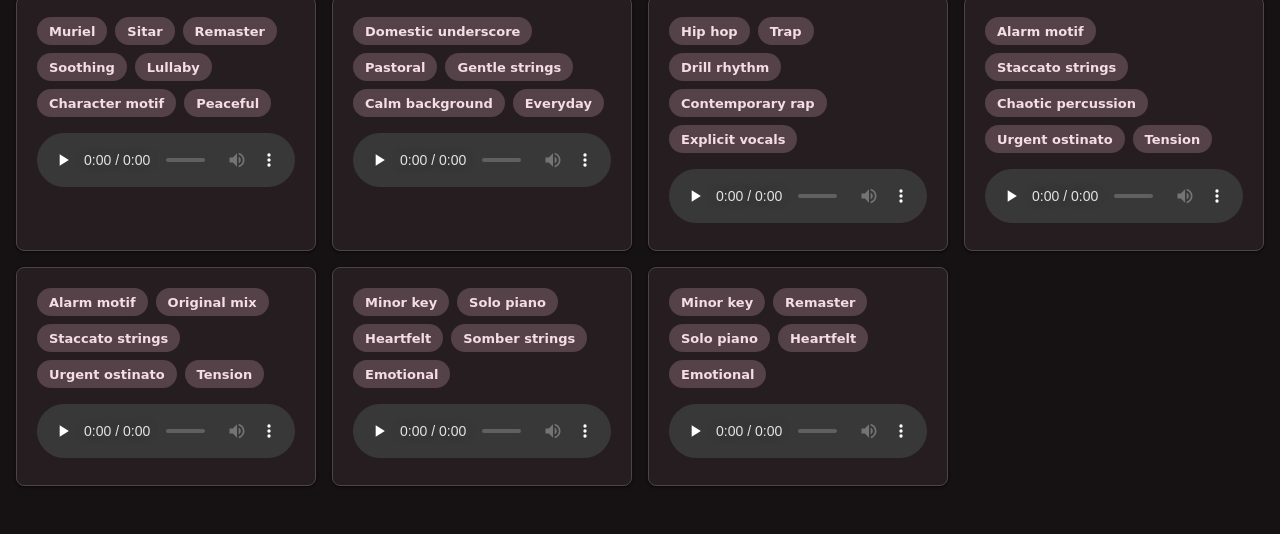
<file: pages/ost.html>
<!DOCTYPE html>
<html lang="en">
<head>
    <meta charset="UTF-8">
    <meta name="viewport" content="width=device-width, initial-scale=1.0">
    <title>OST - Courage Networks</title>
    <meta name="robots" content="noindex, nofollow, noarchive, nosnippet, noimageindex">
    <meta name="googlebot" content="noindex, nofollow, noarchive, nosnippet, noimageindex">
    <meta name="bingbot" content="noindex, nofollow, noarchive, nosnippet, noimageindex">
    <link rel="stylesheet" href="../styles.css">
</head>
<body>
    <div id="app-bar-mount"></div>

    <main class="container">
        <div class="section-header">
            <h2>Original Soundtrack</h2>
            <div class="search-bar">
                <input type="text" id="ost-search" placeholder="Search tracks...">
            </div>
        </div>
        <div id="ost-grid" class="grid"></div>
    </main>

    <script src="../js/components.js"></script>
    <script src="../js/utils.js"></script>
    <script src="../js/ost.js"></script>
</body>
</html>
</file>
<file: styles.css>
:root {
  color-scheme: dark;
  --font-sans: system-ui, -apple-system, "Segoe UI", Roboto, Helvetica, Arial, sans-serif;

  --md-sys-color-primary: #ffb1c8;
  --md-sys-color-on-primary: #5f1230;
  --md-sys-color-primary-container: #7b2946;
  --md-sys-color-on-primary-container: #ffd9e3;
  --md-sys-color-secondary: #d8c1c8;
  --md-sys-color-on-secondary: #3d2b31;
  --md-sys-color-secondary-container: #554148;
  --md-sys-color-on-secondary-container: #f5dce5;
  --md-sys-color-tertiary: #b9d8a6;
  --md-sys-color-on-tertiary: #24351c;
  --md-sys-color-tertiary-container: #3a4c31;
  --md-sys-color-on-tertiary-container: #d5f4c1;
  --md-sys-color-error: #ffb4ab;
  --md-sys-color-outline: #9b8f94;
  --md-sys-color-outline-variant: #4d4448;
  --md-sys-color-background: #161113;
  --md-sys-color-on-background: #ede0e3;
  --md-sys-color-surface: #161113;
  --md-sys-color-surface-container-low: #21191c;
  --md-sys-color-surface-container: #261d20;
  --md-sys-color-surface-container-high: #31272a;
  --md-sys-color-surface-variant: #4d4448;
  --md-sys-color-on-surface: #ede0e3;
  --md-sys-color-on-surface-variant: #d0c2c7;
  --md-sys-color-inverse-surface: #ede0e3;
  --md-sys-color-inverse-on-surface: #342d2f;

  --radius-xs: 4px;
  --radius-sm: 8px;
  --radius-full: 999px;
  --space-1: 4px;
  --space-2: 8px;
  --space-3: 12px;
  --space-4: 16px;
  --space-5: 20px;
  --space-6: 24px;
  --space-8: 32px;
  --space-10: 40px;
  --space-12: 48px;
  --shadow-1: 0 1px 2px rgba(0, 0, 0, 0.32), 0 1px 3px rgba(0, 0, 0, 0.24);
  --shadow-2: 0 3px 8px rgba(0, 0, 0, 0.34), 0 1px 3px rgba(0, 0, 0, 0.28);
  --motion: 160ms cubic-bezier(0.2, 0, 0, 1);
}

* {
  box-sizing: border-box;
}

/* User requested no default mobile tap highlight. */
* {
  -webkit-tap-highlight-color: transparent;
}

html {
  font-size: 16px;
  scrollbar-width: none;
  -ms-overflow-style: none;
}

html::-webkit-scrollbar,
body::-webkit-scrollbar,
*::-webkit-scrollbar {
  width: 0;
  height: 0;
  display: none;
}

body {
  margin: 0;
  background:
    radial-gradient(circle at 20% 0%, rgba(255, 177, 200, 0.08), transparent 30rem),
    linear-gradient(180deg, #1c1518 0%, var(--md-sys-color-background) 42%);
  color: var(--md-sys-color-on-background);
  font-family: var(--font-sans);
  line-height: 1.5;
  min-height: 100vh;
}

body.modal-open {
  overflow: hidden;
}

img,
svg {
  display: block;
}

button,
input,
audio {
  font: inherit;
}

button {
  border: 0;
}

a {
  color: inherit;
}

:focus-visible {
  outline: 3px solid var(--md-sys-color-tertiary);
  outline-offset: 3px;
}

::selection {
  background: #ffb1c8;
  color: #181214;
}

::-moz-selection {
  background: #ffb1c8;
  color: #181214;
}

[hidden] {
  display: none !important;
}

.container {
  width: min(100% - 32px, 1280px);
  margin: 0 auto;
}

.app-bar {
  position: sticky;
  top: 0;
  z-index: 100;
  min-height: 64px;
  background: color-mix(in srgb, var(--md-sys-color-surface-container) 92%, transparent);
  border-bottom: 1px solid var(--md-sys-color-outline-variant);
  backdrop-filter: blur(18px);
}

.app-bar .container {
  display: flex;
  align-items: center;
  justify-content: space-between;
  gap: var(--space-4);
  min-height: 64px;
  width: min(100% - 24px, 1360px);
}

.app-bar nav {
  display: flex;
  align-items: center;
  justify-content: center;
  gap: var(--space-2);
  overflow-x: auto;
  scrollbar-width: none;
}

.app-bar nav::-webkit-scrollbar {
  display: none;
}

.app-logo {
  width: auto;
  height: 44px;
}

.menu-toggle {
  display: none;
  align-items: center;
  justify-content: center;
  gap: var(--space-2);
  min-height: 40px;
  padding: 0 var(--space-4);
  border-radius: var(--radius-full);
  background: var(--md-sys-color-surface-container-high);
  color: var(--md-sys-color-on-surface);
  cursor: pointer;
  font-size: 0.875rem;
  font-weight: 700;
}

.menu-toggle svg {
  width: 20px;
  height: 20px;
}

.index-only .app-bar .container {
  justify-content: flex-start;
}

.index-only .app-bar nav {
  display: none;
}

main {
  padding: var(--space-10) 0 var(--space-12);
}

.hero {
  display: grid;
  gap: var(--space-8);
  justify-items: center;
  padding: clamp(24px, 6vw, 64px) 0;
  text-align: center;
}

.computer-wrapper {
  position: relative;
  width: min(100%, 640px);
}

.hero-skeleton,
.hero-image {
  width: 100%;
  aspect-ratio: 16 / 9;
}

.hero-image {
  object-fit: contain;
}

.screen-text {
  position: absolute;
  top: 35%;
  left: 50%;
  width: 80%;
  transform: translate(-50%, -50%);
  color: #111111;
  font-family: ui-monospace, SFMono-Regular, Consolas, "Liberation Mono", monospace;
  font-size: clamp(0.75rem, 2vw, 1.125rem);
  font-weight: 700;
  line-height: 1.25;
  text-align: center;
  white-space: pre-line;
}

.hero nav {
  display: grid;
  grid-template-columns: repeat(3, minmax(0, 1fr));
  gap: var(--space-3);
  width: min(100%, 760px);
}

.hero-title {
  margin: 0;
  color: var(--md-sys-color-primary);
  font-size: clamp(2rem, 6vw, 4.25rem);
  font-weight: 700;
  line-height: 1.05;
}

.section-header {
  display: grid;
  gap: var(--space-4);
  margin-bottom: var(--space-8);
}

.section-header h2 {
  margin: 0;
  color: var(--md-sys-color-on-surface);
  font-size: clamp(2rem, 4vw, 3.5rem);
  font-weight: 700;
  line-height: 1.08;
}

.section-subtitle,
.section-description {
  max-width: 820px;
  margin: 0;
  color: var(--md-sys-color-on-surface-variant);
}

.section-subtitle {
  font-size: 1.125rem;
  font-weight: 600;
}

.nav-btn {
  display: inline-flex;
  align-items: center;
  justify-content: center;
  gap: var(--space-2);
  min-height: 40px;
  padding: 0 var(--space-4);
  border-radius: var(--radius-full);
  background: transparent;
  color: var(--md-sys-color-on-surface-variant);
  cursor: pointer;
  font-size: 0.875rem;
  font-weight: 600;
  letter-spacing: 0;
  text-align: center;
  text-decoration: none;
  transition: background var(--motion), color var(--motion), box-shadow var(--motion), transform var(--motion);
  white-space: nowrap;
}

.nav-btn:hover {
  background: color-mix(in srgb, var(--md-sys-color-primary) 12%, transparent);
  color: var(--md-sys-color-on-surface);
}

.nav-btn:active {
  transform: translateY(1px);
}

.nav-btn.active,
.nav-btn.glow {
  background: var(--md-sys-color-primary-container);
  color: var(--md-sys-color-on-primary-container);
}

.hero .nav-btn,
.modal-actions .nav-btn {
  min-height: 48px;
  background: var(--md-sys-color-surface-container-high);
  border: 1px solid var(--md-sys-color-outline-variant);
  box-shadow: var(--shadow-1);
}

.hero .nav-btn:hover,
.modal-actions .nav-btn:hover {
  background: var(--md-sys-color-primary);
  color: var(--md-sys-color-on-primary);
}

.nav-icon {
  width: 20px;
  height: 20px;
  flex: 0 0 auto;
}

.search-bar {
  width: min(100%, 560px);
}

.search-bar input {
  width: 100%;
  min-height: 52px;
  padding: 0 var(--space-5);
  border: 1px solid var(--md-sys-color-outline-variant);
  border-radius: var(--radius-full);
  background: var(--md-sys-color-surface-container);
  color: var(--md-sys-color-on-surface);
  outline: 0;
  transition: border-color var(--motion), box-shadow var(--motion), background var(--motion);
}

.search-bar input::placeholder {
  color: var(--md-sys-color-on-surface-variant);
}

.search-bar input:focus {
  border-color: var(--md-sys-color-primary);
  box-shadow: 0 0 0 3px color-mix(in srgb, var(--md-sys-color-primary) 20%, transparent);
}

.grid {
  display: grid;
  grid-template-columns: repeat(auto-fill, minmax(min(100%, 260px), 1fr));
  gap: var(--space-4);
}

.card,
.skeleton-card {
  overflow: hidden;
  border: 1px solid var(--md-sys-color-outline-variant);
  border-radius: var(--radius-sm);
  background: var(--md-sys-color-surface-container);
  box-shadow: var(--shadow-1);
}

.card {
  cursor: pointer;
  transition: border-color var(--motion), box-shadow var(--motion), transform var(--motion), background var(--motion);
}

.card:hover,
.card:focus-visible {
  border-color: color-mix(in srgb, var(--md-sys-color-primary) 56%, var(--md-sys-color-outline-variant));
  background: var(--md-sys-color-surface-container-high);
  box-shadow: var(--shadow-2);
  transform: translateY(-2px);
}

.card-content,
.skeleton-content {
  padding: var(--space-5);
}

.card-title {
  margin: 0 0 var(--space-2);
  color: var(--md-sys-color-on-surface);
  font-size: 1rem;
  font-weight: 700;
  line-height: 1.3;
}

.card-meta,
.card-summary {
  margin: 0;
  color: var(--md-sys-color-on-surface-variant);
  font-size: 0.875rem;
}

.card-meta {
  margin-bottom: var(--space-3);
  font-weight: 600;
}

.card-summary {
  display: -webkit-box;
  overflow: hidden;
  line-height: 1.55;
  -webkit-box-orient: vertical;
  -webkit-line-clamp: 3;
}

.card-image {
  width: 100%;
  height: 240px;
  object-fit: contain;
  padding: var(--space-4);
  background: #110e10;
}

.media-card .card-image,
.gallery-card .card-image {
  aspect-ratio: 16 / 9;
  height: auto;
}

.card-tags {
  display: flex;
  flex-wrap: wrap;
  gap: var(--space-2);
  margin-bottom: var(--space-4);
}

.tag {
  display: inline-flex;
  align-items: center;
  min-height: 28px;
  padding: 0 var(--space-3);
  border-radius: var(--radius-full);
  background: var(--md-sys-color-secondary-container);
  color: var(--md-sys-color-on-secondary-container);
  font-size: 0.8125rem;
  font-weight: 700;
}

.audio-player {
  width: 100%;
}

.empty-state {
  grid-column: 1 / -1;
  margin: 0;
  padding: var(--space-8);
  border: 1px dashed var(--md-sys-color-outline);
  border-radius: var(--radius-sm);
  color: var(--md-sys-color-on-surface-variant);
  text-align: center;
}

.modal {
  position: fixed;
  inset: 0;
  z-index: 1000;
  display: none;
  align-items: center;
  justify-content: center;
  padding: var(--space-4);
  background: rgba(0, 0, 0, 0.68);
}

.modal.active {
  display: flex;
}

.modal-content {
  position: relative;
  width: min(100%, 680px);
  max-height: min(90vh, 900px);
  overflow: auto;
  padding: var(--space-8);
  border: 1px solid var(--md-sys-color-outline-variant);
  border-radius: var(--radius-sm);
  background: var(--md-sys-color-surface-container);
  box-shadow: 0 18px 42px rgba(0, 0, 0, 0.48);
}

.modal-content--narrow {
  width: min(100%, 420px);
}

.modal-close {
  position: absolute;
  top: var(--space-3);
  right: var(--space-3);
  z-index: 2;
  display: inline-flex;
  align-items: center;
  justify-content: center;
  width: 40px;
  height: 40px;
  border-radius: var(--radius-full);
  background: var(--md-sys-color-secondary-container);
  color: var(--md-sys-color-on-secondary-container);
  cursor: pointer;
  transition: background var(--motion), color var(--motion), transform var(--motion);
}

.modal-close svg {
  width: 20px;
  height: 20px;
}

.modal-close:hover {
  background: var(--md-sys-color-primary);
  color: var(--md-sys-color-on-primary);
}

.modal-title {
  margin: 0 48px var(--space-3) 0;
  color: var(--md-sys-color-primary);
  font-size: clamp(1.5rem, 4vw, 2.25rem);
  line-height: 1.12;
}

.modal-meta {
  margin: 0 0 var(--space-5);
  color: var(--md-sys-color-on-surface-variant);
  font-weight: 600;
}

.modal-description {
  margin: 0 0 var(--space-5);
  color: var(--md-sys-color-on-surface);
  line-height: 1.7;
}

.modal-image {
  width: 100%;
  max-height: 62vh;
  margin-top: var(--space-6);
  margin-bottom: var(--space-5);
  border-radius: var(--radius-sm);
  object-fit: contain;
  background: #110e10;
}

.modal-actions {
  display: grid;
  gap: var(--space-3);
  margin-top: var(--space-6);
}

.modal-section-title {
  margin: var(--space-6) 0 var(--space-3);
  color: var(--md-sys-color-primary);
  font-size: 1.125rem;
}

.modal-list {
  margin: 0 0 var(--space-5);
  padding-left: var(--space-6);
  color: var(--md-sys-color-on-surface);
  line-height: 1.7;
}

.recipe-stats {
  display: grid;
  grid-template-columns: repeat(3, minmax(0, 1fr));
  gap: var(--space-3);
  margin: var(--space-6) 0;
}

.recipe-stats div,
.tip-card {
  padding: var(--space-4);
  border-radius: var(--radius-sm);
  background: var(--md-sys-color-surface-container-high);
}

.recipe-stats dt {
  color: var(--md-sys-color-on-surface-variant);
  font-size: 0.8125rem;
  font-weight: 700;
}

.recipe-stats dd {
  margin: var(--space-1) 0 0;
  color: var(--md-sys-color-on-surface);
  font-weight: 700;
}

.tip-card {
  border-left: 4px solid var(--md-sys-color-tertiary);
  color: var(--md-sys-color-on-surface);
}

.scroll-top-fab {
  position: fixed;
  right: var(--space-6);
  bottom: var(--space-6);
  z-index: 90;
  display: inline-flex;
  align-items: center;
  justify-content: center;
  width: 56px;
  height: 56px;
  border-radius: 16px;
  background: var(--md-sys-color-primary);
  color: var(--md-sys-color-on-primary);
  box-shadow: var(--shadow-2);
  cursor: pointer;
  opacity: 0;
  pointer-events: none;
  transform: translateY(12px);
  transition: opacity var(--motion), transform var(--motion), box-shadow var(--motion);
}

.scroll-top-fab.is-visible {
  opacity: 1;
  pointer-events: auto;
  transform: translateY(0);
}

.scroll-top-fab:hover {
  box-shadow: 0 8px 20px rgba(0, 0, 0, 0.45);
}

.scroll-top-fab svg {
  width: 24px;
  height: 24px;
}

.skeleton {
  background-size: 200% 100%;
  animation: skeleton-loading 1.5s infinite;
}

.skeleton:not(.hero-skeleton) {
  background: linear-gradient(
    90deg,
    var(--md-sys-color-surface-container-high) 25%,
    color-mix(in srgb, var(--md-sys-color-primary) 12%, var(--md-sys-color-surface-container-high)) 50%,
    var(--md-sys-color-surface-container-high) 75%
  );
}

.hero-skeleton {
  background: transparent;
}

.skeleton-image {
  width: 100%;
  height: 220px;
}

.skeleton-title,
.skeleton-text {
  border-radius: var(--radius-xs);
}

.skeleton-title {
  width: 72%;
  height: 22px;
  margin-bottom: var(--space-3);
}

.skeleton-text {
  width: 100%;
  height: 14px;
  margin-bottom: var(--space-2);
}

.skeleton-text:last-child {
  width: 82%;
}

@keyframes skeleton-loading {
  0% {
    background-position: 200% 0;
  }
  100% {
    background-position: -200% 0;
  }
}

@media (max-width: 760px) {
  .container,
  .app-bar .container {
    width: min(100% - 24px, 1280px);
  }

  .app-bar .container {
    display: grid;
    grid-template-columns: auto auto;
    align-items: center;
    justify-content: space-between;
    gap: var(--space-2);
    min-height: 56px;
    padding: var(--space-2) 0;
  }

  .menu-toggle {
    display: inline-flex;
    justify-self: end;
  }

  .app-bar nav {
    display: none;
    grid-column: 1 / -1;
    width: 100%;
    grid-template-columns: 1fr;
    gap: var(--space-2);
    overflow: visible;
    padding: var(--space-2) 0 var(--space-1);
  }

  .app-bar nav.is-open {
    display: grid;
  }

  .app-bar nav .nav-btn {
    justify-content: flex-start;
    width: 100%;
    background: var(--md-sys-color-surface-container-high);
  }

  .hero nav {
    grid-template-columns: repeat(2, minmax(0, 1fr));
  }

  .recipe-stats {
    grid-template-columns: 1fr;
  }
}

@media (max-width: 440px) {
  main {
    padding-top: var(--space-8);
  }

  .hero nav {
    grid-template-columns: 1fr;
  }

  .nav-btn {
    white-space: normal;
  }

  .modal-content {
    padding: var(--space-6);
  }

  .scroll-top-fab {
    right: var(--space-4);
    bottom: var(--space-4);
  }

}

@media (prefers-reduced-motion: reduce) {
  *,
  *::before,
  *::after {
    animation-duration: 0.01ms !important;
    animation-iteration-count: 1 !important;
    scroll-behavior: auto !important;
    transition-duration: 0.01ms !important;
  }
}
</file>
